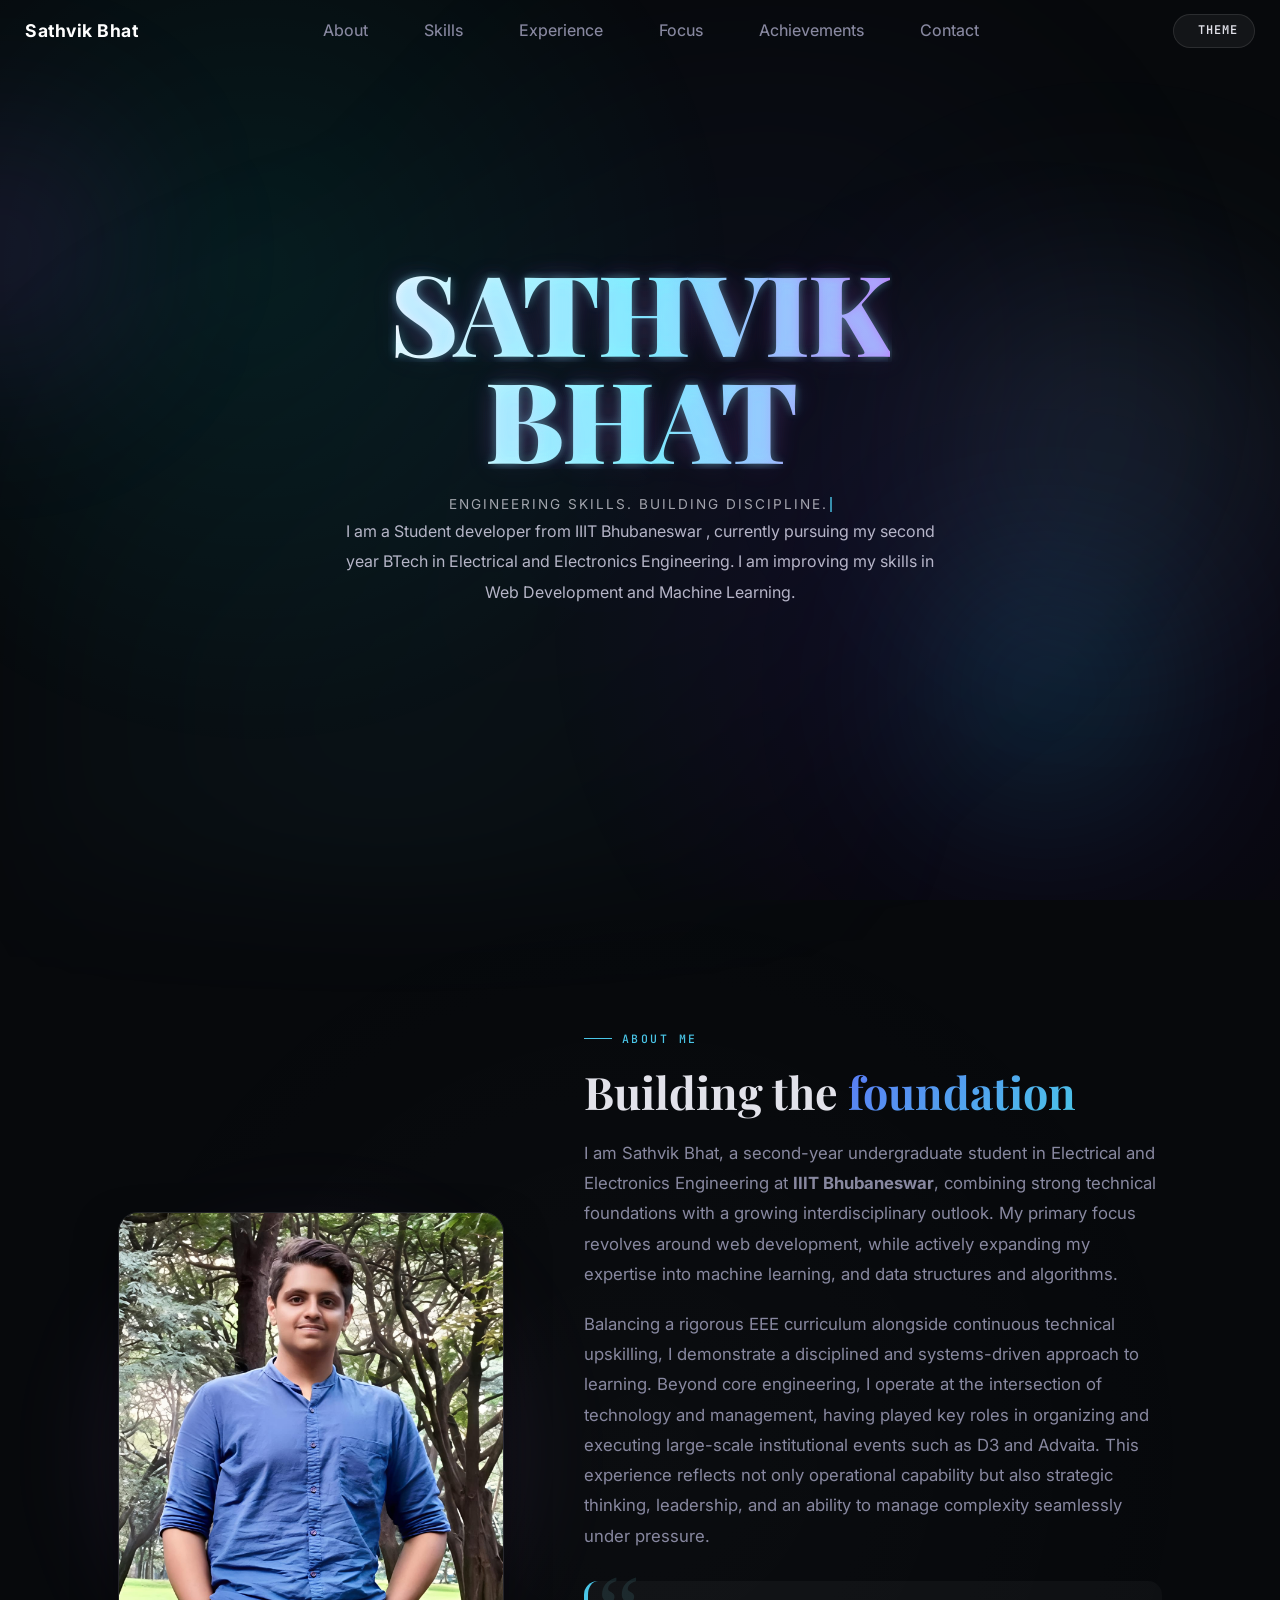
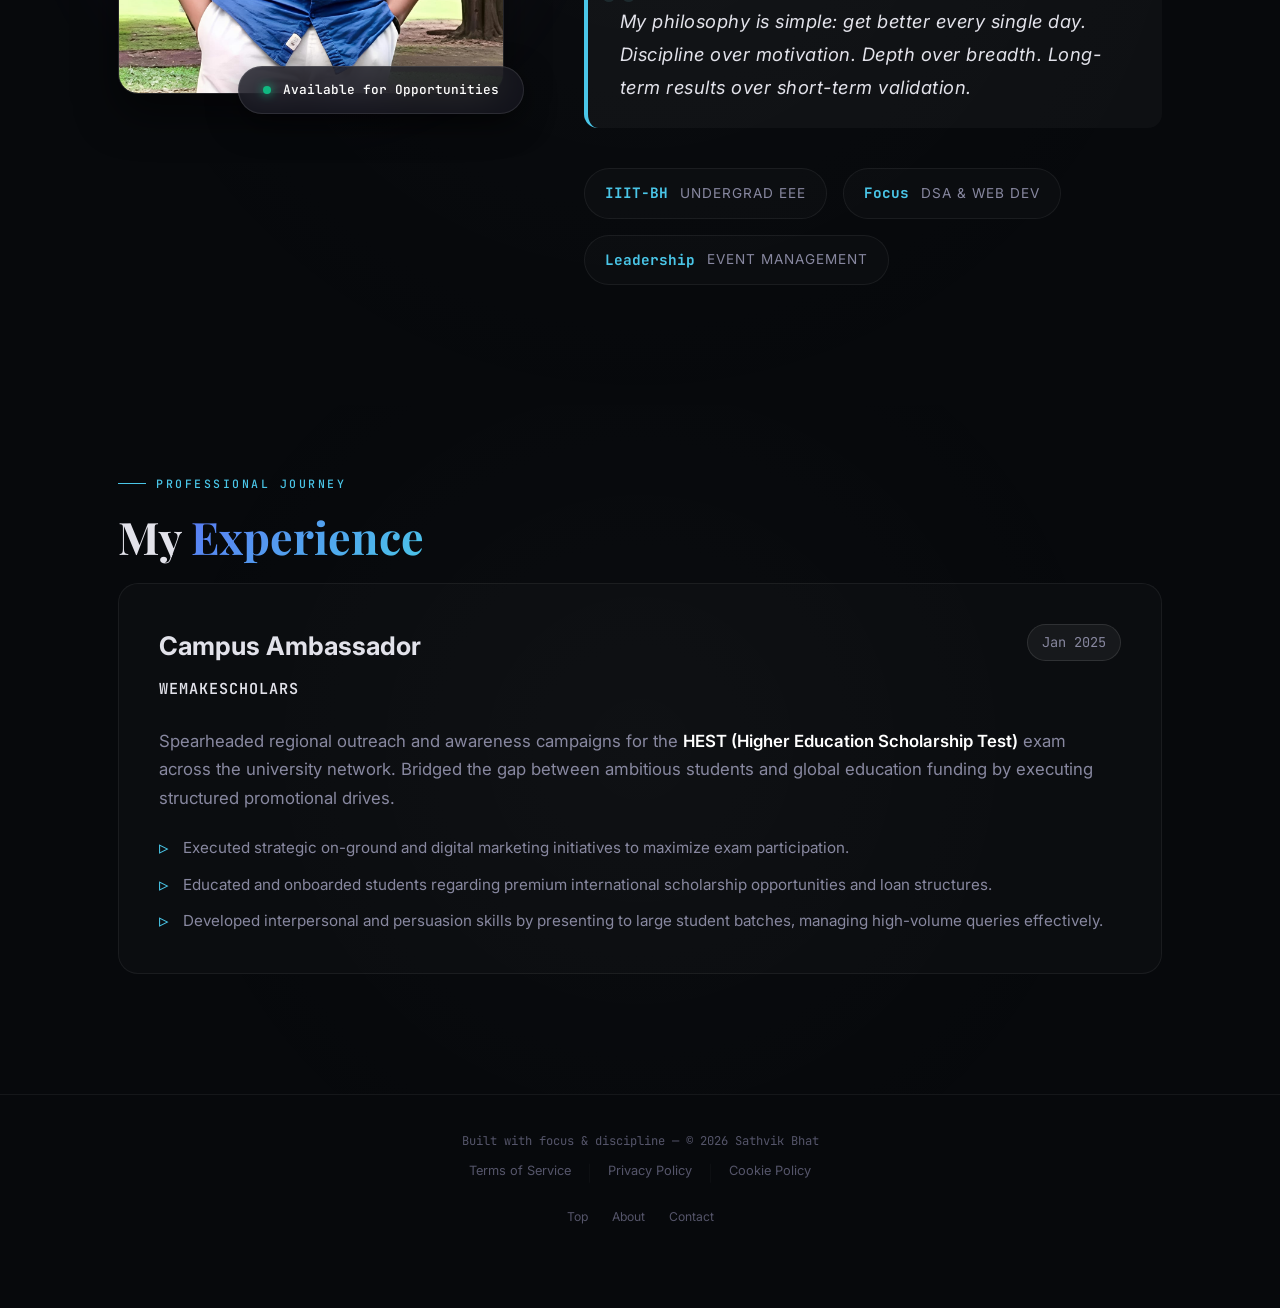
<file: index.html>
<!DOCTYPE html>
<html lang="en">

<head>
  <meta charset="UTF-8" />
  <meta name="viewport" content="width=device-width, initial-scale=1.0" />
  <title>Sathvik Bhat — Developer & Builder</title>
  <meta name="description"
    content="Student developer focused on DSA, web development, and cybersecurity. Building skills, discipline, and future value." />
  <meta name="keywords" content="developer, portfolio, student, DSA, web development, Machine Learning" />
  <meta name="author" content="Sathvik Bhat" />

  <!-- Google Fonts -->
  <link rel="preconnect" href="https://fonts.googleapis.com" />
  <link rel="preconnect" href="https://fonts.gstatic.com" crossorigin />
  <link
    href="https://fonts.googleapis.com/css2?family=Playfair+Display:wght@700;800;900&family=Inter:wght@300;400;450;500;600;700;800&family=JetBrains+Mono:wght@400;500&display=swap"
    rel="stylesheet" />

  <!-- Stylesheet -->
  <link rel="stylesheet" href="style.css" />
</head>

<body>

  <!-- ================================
       HERO SECTION
       ================================ -->
  <section class="hero" id="hero">
    <div class="hero-light"></div>
    <div class="hero-inner">
      <div class="hero-content">
        <h1 class="hero-name">
          <span class="name-line" data-text="SATHVIK">SATHVIK</span>
          <span class="name-line" data-text="BHAT">BHAT</span>
        </h1>


        <p class="hero-tagline">
          <span id="hero-tagline-text"></span><span class="cursor"></span>
        </p>

        <p class="hero-description">
          I am a Student developer from IIIT Bhubaneswar ,
          currently pursuing my second year BTech in Electrical and Electronics Engineering.
          I am improving my skills in Web Development and Machine Learning.
        </p>


      </div>

  </section>

  <!-- Global Floating Pill Navbar -->
  <nav class="navbar" id="navbar">
    <div class="nav-pill" id="nav-links">
      <div class="name-navbar" id="name-navbar">
        <h3><a href="#hero">Sathvik Bhat</a></h3>
      </div>
      <div class="page-navbar">
        <a href="#about">About</a>
        <a href="skills-projects.html">Skills</a>
        <a href="#experience">Experience</a>
        <a href="focus.html">Focus</a>
        <a href="achievements.html">Achievements</a>
        <a href="contact.html">Contact</a>
      </div>
      <div class="theme-toggle" id="theme-toggle-btn" title="Toggle Theme">
        <i class="ph ph-sun" id="theme-icon"></i>
      </div>
    </div>
  </nav>

  <!-- ================================
       ABOUT SECTION
       ================================ -->
  <section class="section" id="about">
    <div class="container">
      <div class="about-grid">
        <!-- Floating Image on Left -->
        <div class="about-image-wrapper reveal">
          <div class="image-glow"></div>
          <img src="About-Image.jpeg" alt="Sathvik Bhat" class="about-image" />
          <div class="about-glass-badge">
            <span class="badge-dot"></span> Available for Opportunities
          </div>
        </div>

        <!-- Content on Right -->
        <div class="about-text-wrapper reveal reveal-delay-2">
          <span class="section-label">About Me</span>
          <h2 class="section-title">Building the <span class="gradient-text">foundation</span></h2>
          <div class="about-paras">
            <p>
              I am <span class="highlight">Sathvik Bhat</span>, a second-year undergraduate student in Electrical and Electronics Engineering at <strong>IIIT Bhubaneswar</strong>, combining strong technical foundations with a growing interdisciplinary outlook. My primary focus revolves around web development, while actively expanding my expertise into machine learning, and data structures and algorithms.
            </p>
            <p>
              Balancing a rigorous EEE curriculum alongside continuous technical upskilling, I demonstrate a disciplined and systems-driven approach to learning. Beyond core engineering, I operate at the intersection of technology and management, having played key roles in organizing and executing large-scale institutional events such as D3 and Advaita. This experience reflects not only operational capability but also strategic thinking, leadership, and an ability to manage complexity seamlessly under pressure.
            </p>
            <div class="about-quote">
              <span class="quote-icon">“</span>
              <p>My philosophy is simple: <span class="highlight">get better every single day</span>. Discipline over motivation. Depth over breadth. Long-term results over short-term validation.</p>
            </div>
          </div>

          <div class="about-stats-mini">
            <div class="stat-pill">
               <span class="stat-num">IIIT-BH</span>
               <span class="stat-text">Undergrad EEE</span>
            </div>
            <div class="stat-pill">
               <span class="stat-num">Focus</span>
               <span class="stat-text">DSA & Web Dev</span>
            </div>
            <div class="stat-pill">
               <span class="stat-num">Leadership</span>
               <span class="stat-text">Event Management</span>
            </div>
          </div>
        </div>
      </div>
    </div>
  </section>









  <!-- ================================
       EXPERIENCE SECTION
       ================================ -->
  <section class="section" id="experience" style="padding-top: 60px;">
    <div class="container">
      <span class="section-label reveal">Professional Journey</span>
      <h2 class="section-title reveal">My <span class="gradient-text">Experience</span></h2>

      <a href="https://www.wemakescholars.com/" target="_blank" rel="noopener noreferrer" class="experience-card reveal reveal-delay-1">
        <div class="exp-glow"></div>
        <div class="exp-header">
          <div class="exp-role">
            <h3>Campus Ambassador</h3>
            <span class="exp-company">WeMakeScholars</span>
          </div>
          <div class="exp-duration">Jan 2025</div>
        </div>
        <div class="exp-body">
          <p>
            Spearheaded regional outreach and awareness campaigns for the <strong style="color: #fff; font-weight: 600;">HEST (Higher Education Scholarship Test)</strong> exam across the university network. Bridged the gap between ambitious students and global education funding by executing structured promotional drives.
          </p>
          <ul class="exp-bullets">
            <li>Executed strategic on-ground and digital marketing initiatives to maximize exam participation.</li>
            <li>Educated and onboarded students regarding premium international scholarship opportunities and loan structures.</li>
            <li>Developed interpersonal and persuasion skills by presenting to large student batches, managing high-volume queries effectively.</li>
          </ul>
        </div>
      </a>
    </div>
  </section>

  <!-- ================================
       FOOTER
       ================================ -->
  <footer class="footer">
    <div class="container">
      <p style="margin-bottom: 8px;">Built with focus &amp; discipline — &copy; 2026 Sathvik Bhat</p>
      <div class="footer-policy-links" style="display: flex; justify-content: center; gap: 16px; margin-bottom: 20px;">
        <a href="#" style="color: var(--text-muted); font-size: 0.8rem; text-decoration: none; transition: color 0.3s ease;" onmouseover="this.style.color='var(--accent-cyan)'" onmouseout="this.style.color='var(--text-muted)'">Terms of Service</a>
        <span style="color: var(--border-glass); opacity: 0.5;">|</span>
        <a href="#" style="color: var(--text-muted); font-size: 0.8rem; text-decoration: none; transition: color 0.3s ease;" onmouseover="this.style.color='var(--accent-cyan)'" onmouseout="this.style.color='var(--text-muted)'">Privacy Policy</a>
        <span style="color: var(--border-glass); opacity: 0.5;">|</span>
        <a href="#" style="color: var(--text-muted); font-size: 0.8rem; text-decoration: none; transition: color 0.3s ease;" onmouseover="this.style.color='var(--accent-cyan)'" onmouseout="this.style.color='var(--text-muted)'">Cookie Policy</a>
      </div>
      <div class="footer-links">
        <a href="#hero">Top</a>
        <a href="#about">About</a>
        <a href="contact.html">Contact</a>
      </div>
    </div>
  </footer>

  <!-- JavaScript -->
  <script src="script.js"></script>
</body>

</html>
</file>
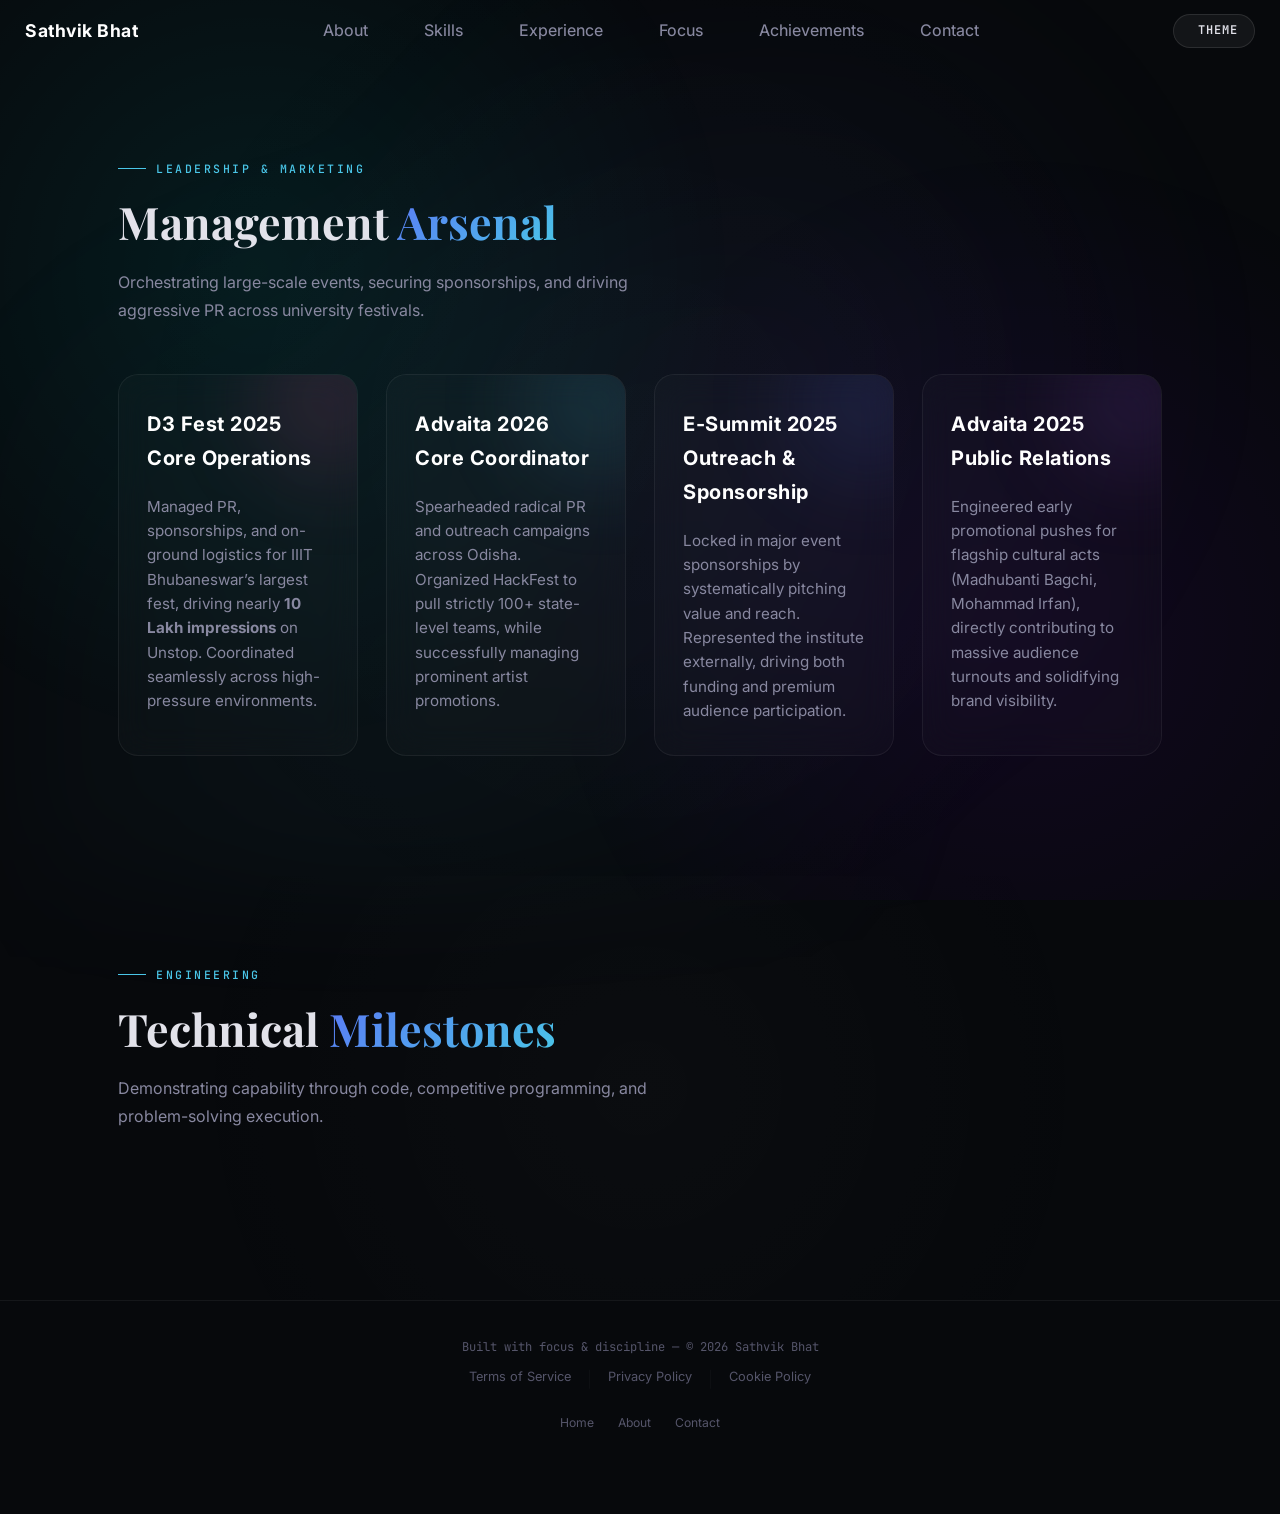
<file: achievements.html>
<!DOCTYPE html>
<html lang="en">

<head>
  <meta charset="UTF-8" />
  <meta name="viewport" content="width=device-width, initial-scale=1.0" />
  <title>Achievements - Sathvik Bhat</title>
  <meta name="description"
    content="Achievements and milestones of Sathvik Bhat." />
  <meta name="author" content="Sathvik Bhat" />

  <!-- Google Fonts -->
  <link rel="preconnect" href="https://fonts.googleapis.com" />
  <link rel="preconnect" href="https://fonts.gstatic.com" crossorigin />
  <link
    href="https://fonts.googleapis.com/css2?family=Playfair+Display:wght@700;800;900&family=Inter:wght@300;400;450;500;600;700;800&family=JetBrains+Mono:wght@400;500&display=swap"
    rel="stylesheet" />

  <!-- Stylesheet -->
  <link rel="stylesheet" href="style.css" />
</head>

<body>

  <!-- Floating pill navbar -->
  <nav class="navbar" id="navbar">
    <div class="nav-pill" id="nav-links">
      <div class="name-navbar" id="name-navbar">
        <h3><a href="index.html">Sathvik Bhat</a></h3>
      </div>
      <div class="page-navbar">
        <a href="index.html#about">About</a>
        <a href="skills-projects.html">Skills</a>
        <a href="index.html#experience">Experience</a>
        <a href="focus.html">Focus</a>
        <a href="achievements.html">Achievements</a>
        <a href="contact.html">Contact</a>
      </div>
      <div class="theme-toggle" id="theme-toggle-btn" title="Toggle Theme">
        <i class="ph ph-sun" id="theme-icon"></i>
      </div>
    </div>
  </nav>

  <!-- ================================
       MANAGEMENT ACHIEVEMENTS
       ================================ -->
  <section class="section" id="management-achievements" style="padding-top: 150px;">
    <div class="container">
      <span class="section-label reveal">Leadership & Marketing</span>
      <h2 class="section-title reveal">Management <span class="gradient-text">Arsenal</span></h2>
      <p class="section-subtitle reveal" style="margin-bottom: 50px;">
        Orchestrating large-scale events, securing sponsorships, and driving aggressive PR across university festivals.
      </p>

      <div class="skills-box-grid">
        <!-- D3 Fest -->
        <div class="skill-box reveal reveal-delay-1">
          <div class="box-glow pink"></div>
          <div class="box-content">
            <h3 class="box-title">D3 Fest 2025 Core Operations</h3>
            <p style="color: var(--text-secondary); line-height: 1.6; font-size: 0.95rem; margin-top: 14px;">
              Managed PR, sponsorships, and on-ground logistics for IIIT Bhubaneswar’s largest fest, driving nearly <strong>10 Lakh impressions</strong> on Unstop. Coordinated seamlessly across high-pressure environments.
            </p>
          </div>
        </div>

        <!-- Advaita 26 -->
        <div class="skill-box reveal reveal-delay-2">
          <div class="box-glow cyan"></div>
          <div class="box-content">
            <h3 class="box-title">Advaita 2026 Core Coordinator</h3>
            <p style="color: var(--text-secondary); line-height: 1.6; font-size: 0.95rem; margin-top: 14px;">
              Spearheaded radical PR and outreach campaigns across Odisha. Organized HackFest to pull strictly 100+ state-level teams, while successfully managing prominent artist promotions.
            </p>
          </div>
        </div>

        <!-- E-Summit -->
        <div class="skill-box reveal reveal-delay-3">
          <div class="box-glow blue"></div>
          <div class="box-content">
            <h3 class="box-title">E-Summit 2025 Outreach & Sponsorship</h3>
            <p style="color: var(--text-secondary); line-height: 1.6; font-size: 0.95rem; margin-top: 14px;">
              Locked in major event sponsorships by systematically pitching value and reach. Represented the institute externally, driving both funding and premium audience participation.
            </p>
          </div>
        </div>

        <!-- Advaita 25 -->
        <div class="skill-box reveal reveal-delay-4">
          <div class="box-glow purple"></div>
          <div class="box-content">
            <h3 class="box-title">Advaita 2025 Public Relations</h3>
            <p style="color: var(--text-secondary); line-height: 1.6; font-size: 0.95rem; margin-top: 14px;">
              Engineered early promotional pushes for flagship cultural acts (Madhubanti Bagchi, Mohammad Irfan), directly contributing to massive audience turnouts and solidifying brand visibility.
            </p>
          </div>
        </div>
      </div>
    </div>
  </section>

  <!-- ================================
       TECHNICAL ACHIEVEMENTS
       ================================ -->
  <section class="section" id="tech-achievements" style="padding-bottom: 120px; padding-top: 80px;">
    <div class="container">
      <span class="section-label reveal">Engineering</span>
      <h2 class="section-title reveal">Technical <span class="gradient-text">Milestones</span></h2>
      <p class="section-subtitle reveal" style="margin-bottom: 50px;">
        Demonstrating capability through code, competitive programming, and problem-solving execution.
      </p>

      <div class="skills-box-grid">
        <!-- Tech achievements will be added here -->
      </div>
    </div>
  </section>

  <!-- ================================
       FOOTER
       ================================ -->
  <footer class="footer">
    <div class="container">
      <p style="margin-bottom: 8px;">Built with focus &amp; discipline — &copy; 2026 Sathvik Bhat</p>
      <div class="footer-policy-links" style="display: flex; justify-content: center; gap: 16px; margin-bottom: 20px;">
        <a href="#" style="color: var(--text-muted); font-size: 0.8rem; text-decoration: none; transition: color 0.3s ease;" onmouseover="this.style.color='var(--accent-cyan)'" onmouseout="this.style.color='var(--text-muted)'">Terms of Service</a>
        <span style="color: var(--border-glass); opacity: 0.5;">|</span>
        <a href="#" style="color: var(--text-muted); font-size: 0.8rem; text-decoration: none; transition: color 0.3s ease;" onmouseover="this.style.color='var(--accent-cyan)'" onmouseout="this.style.color='var(--text-muted)'">Privacy Policy</a>
        <span style="color: var(--border-glass); opacity: 0.5;">|</span>
        <a href="#" style="color: var(--text-muted); font-size: 0.8rem; text-decoration: none; transition: color 0.3s ease;" onmouseover="this.style.color='var(--accent-cyan)'" onmouseout="this.style.color='var(--text-muted)'">Cookie Policy</a>
      </div>
      <div class="footer-links">
        <a href="index.html#hero">Home</a>
        <a href="index.html#about">About</a>
        <a href="index.html#contact">Contact</a>
      </div>
    </div>
  </footer>

  <!-- JavaScript -->
  <script src="script.js"></script>
</body>

</html>
</file>
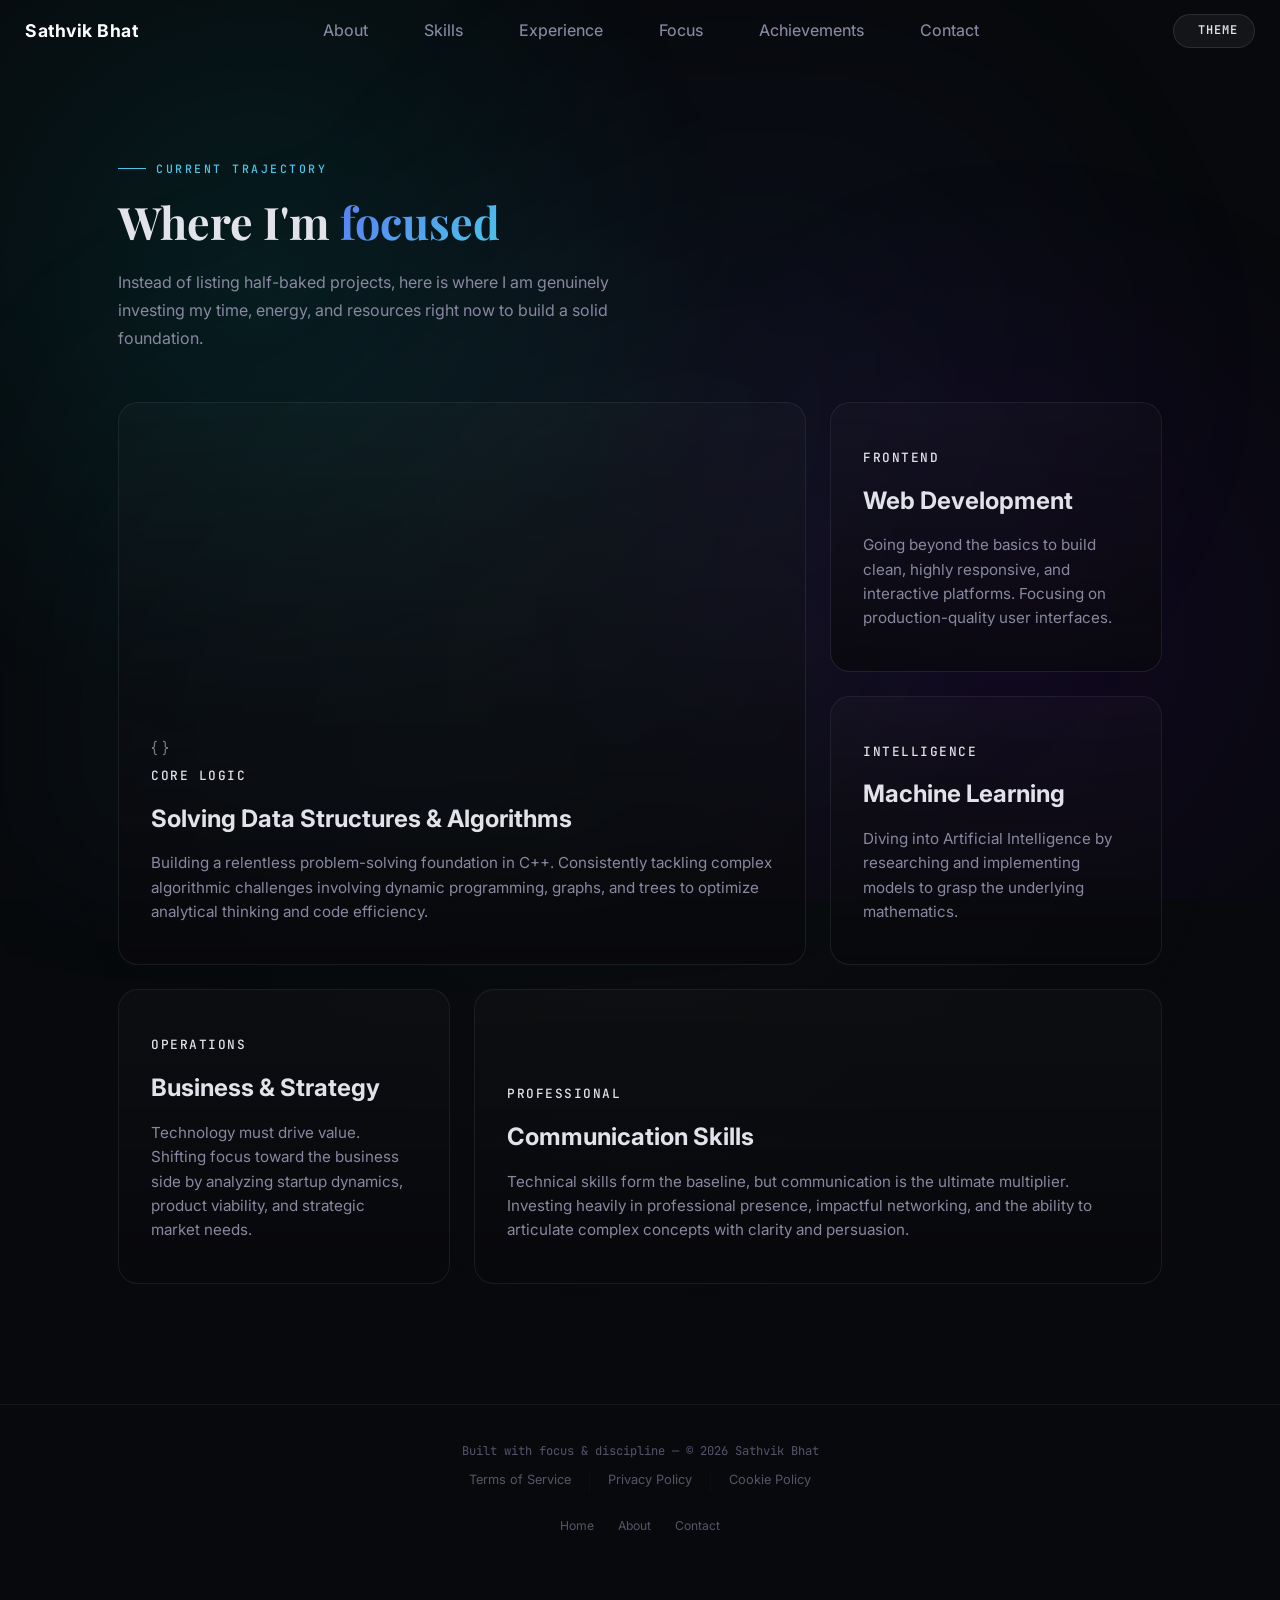
<file: focus.html>
<!DOCTYPE html>
<html lang="en">

<head>
  <meta charset="UTF-8" />
  <meta name="viewport" content="width=device-width, initial-scale=1.0" />
  <title>Focus - Sathvik Bhat</title>
  <meta name="description"
    content="Current focus areas and growth trajectory of Sathvik Bhat." />
  <meta name="author" content="Sathvik Bhat" />

  <!-- Google Fonts -->
  <link rel="preconnect" href="https://fonts.googleapis.com" />
  <link rel="preconnect" href="https://fonts.gstatic.com" crossorigin />
  <link
    href="https://fonts.googleapis.com/css2?family=Playfair+Display:wght@700;800;900&family=Inter:wght@300;400;450;500;600;700;800&family=JetBrains+Mono:wght@400;500&display=swap"
    rel="stylesheet" />

  <!-- Stylesheet -->
  <link rel="stylesheet" href="style.css" />
</head>

<body>

  <!-- Floating pill navbar -->
  <nav class="navbar" id="navbar">
    <div class="nav-pill" id="nav-links">
      <div class="name-navbar" id="name-navbar">
        <h3><a href="index.html">Sathvik Bhat</a></h3>
      </div>
      <div class="page-navbar">
        <a href="index.html#about">About</a>
        <a href="skills-projects.html">Skills</a>
        <a href="index.html#experience">Experience</a>
        <a href="focus.html">Focus</a>
        <a href="achievements.html">Achievements</a>
        <a href="contact.html">Contact</a>
      </div>
      <div class="theme-toggle" id="theme-toggle-btn" title="Toggle Theme">
        <i class="ph ph-sun" id="theme-icon"></i>
      </div>
    </div>
  </nav>

  <!-- ================================
       CURRENT FOCUS
       ================================ -->
  <section class="section" id="focus" style="padding-top: 150px; min-height: 80vh; padding-bottom: 120px;">
    <div class="container">
      <span class="section-label reveal">Current Trajectory</span>
      <h2 class="section-title reveal">Where I'm <span class="gradient-text">focused</span></h2>
      <p class="section-subtitle reveal" style="margin-bottom: 50px;">
        Instead of listing half-baked projects, here is where I am genuinely investing my time, energy, and resources right now to build a solid foundation.
      </p>

      <div class="bento-grid">
        
        <!-- Core DSA (Bento wide box) -->
        <div class="bento-box bento-core reveal">
          <div class="bento-code-icon">{ }</div>
          <div class="bento-content">
            <span class="bento-label">Core Logic</span>
            <h3>Solving Data Structures & Algorithms</h3>
            <p>
              Building a relentless problem-solving foundation in C++. Consistently tackling complex algorithmic challenges involving dynamic programming, graphs, and trees to optimize analytical thinking and code efficiency.
            </p>
          </div>
        </div>

        <!-- Web Dev -->
        <div class="bento-box bento-web reveal reveal-delay-1">
          <div class="bento-content">
            <span class="bento-label">Frontend</span>
            <h3>Web Development</h3>
            <p>
              Going beyond the basics to build clean, highly responsive, and interactive platforms. Focusing on production-quality user interfaces.
            </p>
          </div>
        </div>

        <!-- Machine Learning -->
        <div class="bento-box bento-ml purple-tint reveal reveal-delay-2">
          <div class="bento-content">
            <span class="bento-label">Intelligence</span>
            <h3>Machine Learning</h3>
            <p>
              Diving into Artificial Intelligence by researching and implementing models to grasp the underlying mathematics.
            </p>
          </div>
        </div>

        <!-- Business -->
        <div class="bento-box bento-biz pink-tint reveal reveal-delay-3">
          <div class="bento-content">
            <span class="bento-label">Operations</span>
            <h3>Business & Strategy</h3>
            <p>
              Technology must drive value. Shifting focus toward the business side by analyzing startup dynamics, product viability, and strategic market needs.
            </p>
          </div>
        </div>

        <!-- Communication (Bento wide bottom) -->
        <div class="bento-box bento-comm reveal reveal-delay-4">
          <div class="bento-content">
            <span class="bento-label">Professional</span>
            <h3>Communication Skills</h3>
            <p>
              Technical skills form the baseline, but communication is the ultimate multiplier. Investing heavily in professional presence, impactful networking, and the ability to articulate complex concepts with clarity and persuasion.
            </p>
          </div>
        </div>

      </div>
    </div>
  </section>

  <!-- ================================
       FOOTER
       ================================ -->
  <footer class="footer">
    <div class="container">
      <p style="margin-bottom: 8px;">Built with focus &amp; discipline — &copy; 2026 Sathvik Bhat</p>
      <div class="footer-policy-links" style="display: flex; justify-content: center; gap: 16px; margin-bottom: 20px;">
        <a href="#" style="color: var(--text-muted); font-size: 0.8rem; text-decoration: none; transition: color 0.3s ease;" onmouseover="this.style.color='var(--accent-cyan)'" onmouseout="this.style.color='var(--text-muted)'">Terms of Service</a>
        <span style="color: var(--border-glass); opacity: 0.5;">|</span>
        <a href="#" style="color: var(--text-muted); font-size: 0.8rem; text-decoration: none; transition: color 0.3s ease;" onmouseover="this.style.color='var(--accent-cyan)'" onmouseout="this.style.color='var(--text-muted)'">Privacy Policy</a>
        <span style="color: var(--border-glass); opacity: 0.5;">|</span>
        <a href="#" style="color: var(--text-muted); font-size: 0.8rem; text-decoration: none; transition: color 0.3s ease;" onmouseover="this.style.color='var(--accent-cyan)'" onmouseout="this.style.color='var(--text-muted)'">Cookie Policy</a>
      </div>
      <div class="footer-links">
        <a href="index.html#hero">Home</a>
        <a href="index.html#about">About</a>
        <a href="index.html#contact">Contact</a>
      </div>
    </div>
  </footer>

  <!-- JavaScript -->
  <script src="script.js"></script>
</body>

</html>
</file>
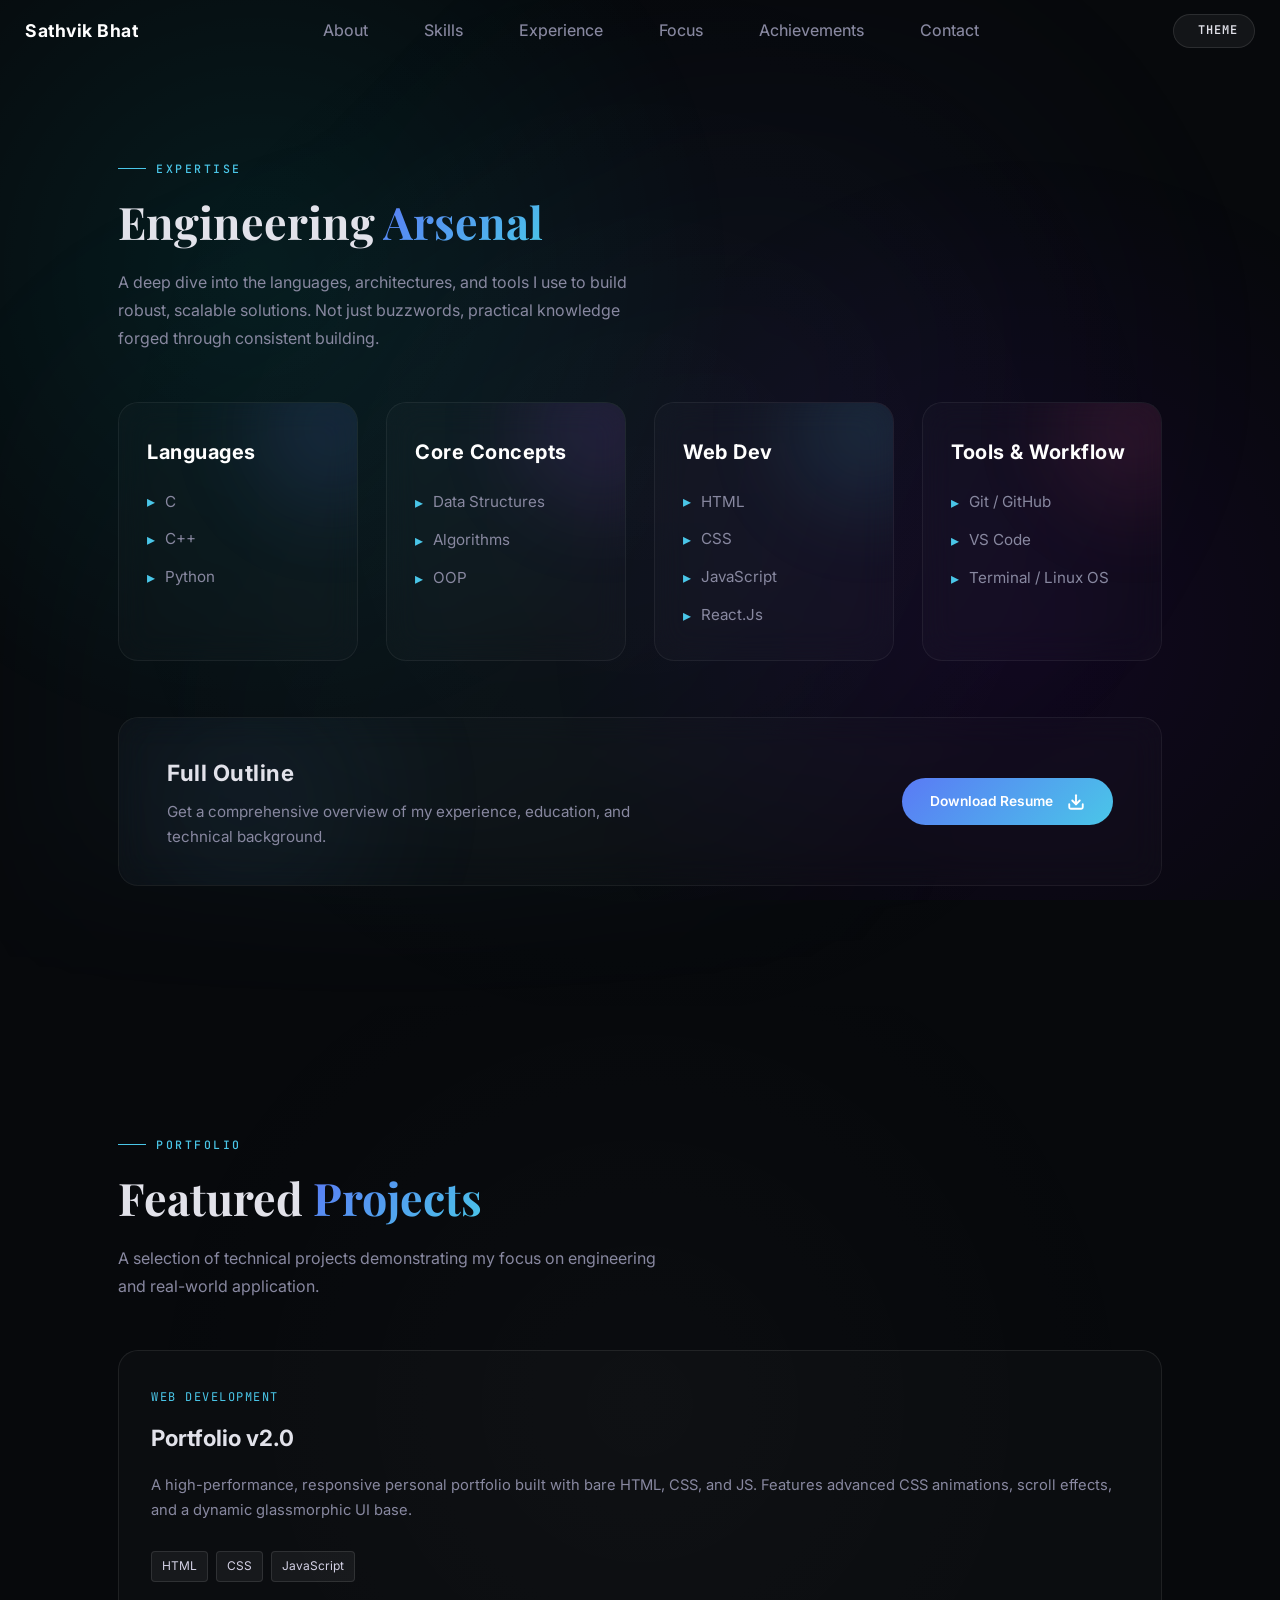
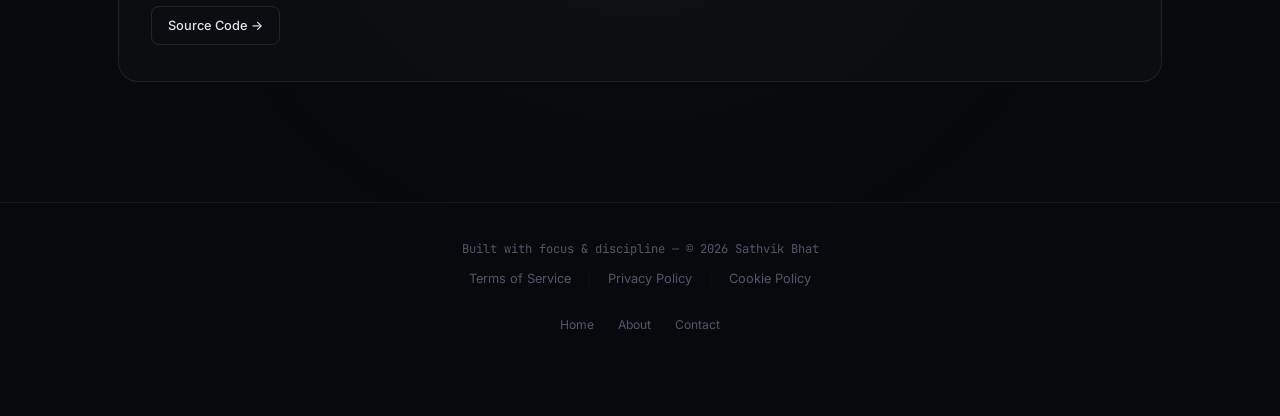
<file: skills-projects.html>
<!DOCTYPE html>
<html lang="en">

<head>
  <meta charset="UTF-8" />
  <meta name="viewport" content="width=device-width, initial-scale=1.0" />
  <title>Skills & Projects - Sathvik Bhat</title>
  <meta name="description"
    content="Skills and Projects of Sathvik Bhat. Deep dive into technical toolkit and built projects." />
  <meta name="keywords" content="skills, projects, developer, portfolio, DSA, web development" />
  <meta name="author" content="Sathvik Bhat" />

  <!-- Google Fonts -->
  <link rel="preconnect" href="https://fonts.googleapis.com" />
  <link rel="preconnect" href="https://fonts.gstatic.com" crossorigin />
  <link
    href="https://fonts.googleapis.com/css2?family=Playfair+Display:wght@700;800;900&family=Inter:wght@300;400;450;500;600;700;800&family=JetBrains+Mono:wght@400;500&display=swap"
    rel="stylesheet" />

  <!-- Stylesheet -->
  <link rel="stylesheet" href="style.css" />
</head>

<body>

  <!-- Floating pill navbar -->
  <nav class="navbar" id="navbar">
    <div class="nav-pill" id="nav-links">
      <div class="name-navbar" id="name-navbar">
        <h3><a href="index.html">Sathvik Bhat</a></h3>
      </div>
      <div class="page-navbar">
        <a href="index.html#about">About</a>
        <a href="#skills">Skills</a>
        <a href="index.html#experience">Experience</a>
        <a href="focus.html">Focus</a>
        <a href="achievements.html">Achievements</a>
        <a href="contact.html">Contact</a>
      </div>
      <div class="theme-toggle" id="theme-toggle-btn" title="Toggle Theme">
        <i class="ph ph-sun" id="theme-icon"></i>
      </div>
    </div>
  </nav>

  <!-- ================================
       SKILLS SECTION
       ================================ -->
  <section class="section" id="skills" style="padding-top: 150px; min-height: 80vh;">
    <div class="container">
      <span class="section-label reveal">Expertise</span>
      <h2 class="section-title reveal">Engineering <span class="gradient-text">Arsenal</span></h2>
      <p class="section-subtitle reveal" style="margin-bottom: 50px;">
        A deep dive into the languages, architectures, and tools I use to build robust, scalable solutions. Not just
        buzzwords, practical knowledge forged through consistent building.
      </p>

      <div class="skills-box-grid">
        <div class="skill-box reveal reveal-delay-1">
          <div class="box-glow blue"></div>
          <div class="box-content">
            <h3 class="box-title">Languages</h3>
            <ul class="box-list">
              <li>C</li>
              <li>C++</li>
              <li>Python</li>
            </ul>
          </div>
        </div>
        <div class="skill-box reveal reveal-delay-2">
          <div class="box-glow purple"></div>
          <div class="box-content">
            <h3 class="box-title">Core Concepts</h3>
            <ul class="box-list">
              <li>Data Structures</li>
              <li>Algorithms</li>
              <li>OOP</li>
            </ul>
          </div>
        </div>
        <div class="skill-box reveal reveal-delay-3">
          <div class="box-glow cyan"></div>
          <div class="box-content">
            <h3 class="box-title">Web Dev</h3>
            <ul class="box-list">
              <li>HTML</li>
              <li>CSS</li>
              <li>JavaScript</li>
              <li>React.Js</li>
            </ul>
          </div>
        </div>
        <div class="skill-box reveal reveal-delay-4">
          <div class="box-glow pink"></div>
          <div class="box-content">
            <h3 class="box-title">Tools & Workflow</h3>
            <ul class="box-list">
              <li>Git / GitHub</li>
              <li>VS Code</li>
              <li>Terminal / Linux OS</li>
            </ul>
          </div>
        </div>
      </div>

      <!-- Resume Download Area -->
      <div class="resume-banner reveal reveal-delay-2">
        <div class="resume-banner-glow"></div>
        <div class="resume-content">
          <h3>Full Outline</h3>
          <p>Get a comprehensive overview of my experience, education, and technical background.</p>
        </div>
        <a href="resume.pdf" target="_blank" class="btn-primary resume-btn" download>
          Download Resume
          <svg width="18" height="18" viewBox="0 0 24 24" fill="none" stroke="currentColor" stroke-width="2.5" stroke-linecap="round" stroke-linejoin="round" style="margin-left: 6px;">
            <path d="M21 15v4a2 2 0 0 1-2 2H5a2 2 0 0 1-2-2v-4"></path>
            <polyline points="7 10 12 15 17 10"></polyline>
            <line x1="12" y1="15" x2="12" y2="3"></line>
          </svg>
        </a>
      </div>

    </div>
  </section>

  <!-- ================================
       PROJECTS SECTION
       ================================ -->
  <section class="section" id="projects" style="padding-bottom: 120px;">
    <div class="container">
      <span class="section-label reveal">Portfolio</span>
      <h2 class="section-title reveal">Featured <span class="gradient-text">Projects</span></h2>
      <p class="section-subtitle reveal" style="margin-bottom: 50px;">
        A selection of technical projects demonstrating my focus on engineering and real-world application.
      </p>

      <div class="projects-grid">
        <!-- Project 1 -->
        <div class="project-card reveal reveal-delay-1">
          <div class="project-content">
            <span class="project-tag">Web Development</span>
            <h3 class="project-title">Portfolio v2.0</h3>
            <p class="project-description">
              A high-performance, responsive personal portfolio built with bare HTML, CSS, and JS. Features advanced CSS
              animations, scroll effects, and a dynamic glassmorphic UI base.
            </p>
            <div class="project-tech">
              <span>HTML</span><span>CSS</span><span>JavaScript</span>
            </div>
            <div class="project-links">
              <a href="https://github.com/sathvik08bhat/sathvik-bhat-portfolio" target="_blank"
                rel="noopener noreferrer" class="btn-secondary"
                style="padding: 8px 16px; font-size: 0.8rem; border-radius: 8px;">Source Code &rarr;</a>
            </div>
          </div>
        </div>
      </div>
    </div>
  </section>

  <!-- ================================
       FOOTER
       ================================ -->
  <footer class="footer">
    <div class="container">
      <p style="margin-bottom: 8px;">Built with focus &amp; discipline — &copy; 2026 Sathvik Bhat</p>
      <div class="footer-policy-links" style="display: flex; justify-content: center; gap: 16px; margin-bottom: 20px;">
        <a href="#" style="color: var(--text-muted); font-size: 0.8rem; text-decoration: none; transition: color 0.3s ease;" onmouseover="this.style.color='var(--accent-cyan)'" onmouseout="this.style.color='var(--text-muted)'">Terms of Service</a>
        <span style="color: var(--border-glass); opacity: 0.5;">|</span>
        <a href="#" style="color: var(--text-muted); font-size: 0.8rem; text-decoration: none; transition: color 0.3s ease;" onmouseover="this.style.color='var(--accent-cyan)'" onmouseout="this.style.color='var(--text-muted)'">Privacy Policy</a>
        <span style="color: var(--border-glass); opacity: 0.5;">|</span>
        <a href="#" style="color: var(--text-muted); font-size: 0.8rem; text-decoration: none; transition: color 0.3s ease;" onmouseover="this.style.color='var(--accent-cyan)'" onmouseout="this.style.color='var(--text-muted)'">Cookie Policy</a>
      </div>
      <div class="footer-links">
        <a href="index.html#hero">Home</a>
        <a href="index.html#about">About</a>
        <a href="index.html#contact">Contact</a>
      </div>
    </div>
  </footer>

  <!-- JavaScript -->
  <script src="script.js"></script>
</body>

</html>
</file>
<file: style.css>
/* ==============================
   DESIGN TOKENS & RESET
   ============================== */

:root {
  /* Darker color palette */
  --bg-primary: #191223;
  --bg-secondary: #2b2049;
  --bg-card: rgba(255, 255, 255, 0.02);
  --bg-glass: rgba(255, 255, 255, 0.035);
  --border-glass: rgba(255, 255, 255, 0.06);
  --border-hover: rgba(255, 255, 255, 0.12);

  --text-primary: #e2e2ea;
  --text-secondary: #8888a0;
  --text-muted: #55556a;

  --accent-blue: #5a7af5;
  --accent-cyan: #4ac6e8;
  --accent-gradient: linear-gradient(135deg, #5a7af5 0%, #4ac6e8 100%);

  /* Typography */
  --font-display: 'Playfair Display', Georgia, serif;
  --font-primary: 'Inter', -apple-system, BlinkMacSystemFont, sans-serif;
  --font-mono: 'JetBrains Mono', 'Fira Code', monospace;

  /* Spacing */
  --section-padding: 120px 0;
  --container-width: 1100px;
  --container-padding: 0 28px;

  /* Transitions */
  --transition-fast: 0.2s ease;
  --transition-smooth: 0.3s ease;

  /* Borders */
  --radius-sm: 8px;
  --radius-md: 14px;
  --radius-lg: 20px;
  --radius-pill: 50px;
}

/* Reset */
*,
*::before,
*::after {
  margin: 0;
  padding: 0;
  box-sizing: border-box;
}

html {
  scroll-behavior: smooth;
  font-size: 16px;
  -webkit-font-smoothing: antialiased;
  -moz-osx-font-smoothing: grayscale;
}

/* ==============================
   GLOBAL BACKGROUND SYSTEM
   ============================== */

body {
  font-family: var(--font-primary);
  background: rgb(7, 9, 12);
  background-attachment: fixed;
  color: var(--text-primary);
  line-height: 1.7;
  overflow-x: hidden;
  position: relative;
}

/* MAIN AMBIENT LAYER */
body::before {
  content: "";
  position: fixed;
  inset: 0;
  z-index: -2;

  background:
    radial-gradient(circle at 20% 30%, rgba(0, 255, 255, 0.08), transparent 40%),
    radial-gradient(circle at 80% 70%, rgba(140, 0, 255, 0.08), transparent 40%);

  animation: globalFloat 10s ease-in-out infinite alternate;
}

/* EXTRA DEPTH LAYER */
body::after {
  content: "";
  position: fixed;
  inset: 0;
  z-index: -3;

  background:
    radial-gradient(circle at 60% 40%, rgba(90, 122, 245, 0.06), transparent 50%),
    radial-gradient(circle at 30% 80%, rgba(74, 198, 232, 0.05), transparent 50%);

  filter: blur(60px);
}

/* ANIMATION */
@keyframes globalFloat {
  from {
    transform: translateY(0px) scale(1);
  }

  to {
    transform: translateY(-60px) scale(1.05);
  }
}

@media (max-width: 768px) {
  body {
    padding-bottom: 60px;
    /* same height as the bar */
  }
}

a {
  text-decoration: none;
  color: inherit;
}

ul,
ol {
  list-style: none;
}

img {
  max-width: 100%;
  display: block;
}

button {
  cursor: pointer;
  border: none;
  background: none;
  font-family: inherit;
}

/* ==============================
   UTILITY CLASSES
   ============================== */

.container {
  max-width: var(--container-width);
  margin: 0 auto;
  padding: var(--container-padding);
}

.section {
  padding: var(--section-padding);
  position: relative;
}

.section-label {
  display: inline-flex;
  align-items: center;
  gap: 10px;
  font-family: var(--font-mono);
  font-size: 0.72rem;
  letter-spacing: 2.5px;
  text-transform: uppercase;
  color: var(--accent-cyan);
  margin-bottom: 18px;
  font-weight: 500;
}

.section-label::before {
  content: '';
  width: 28px;
  height: 1px;
  background: var(--accent-cyan);
}

.section-title {
  font-family: var(--font-display);
  font-size: clamp(1.8rem, 4vw, 2.8rem);
  font-weight: 700;
  color: var(--text-primary);
  margin-bottom: 20px;
  line-height: 1.15;
}

.section-subtitle {
  font-size: 1rem;
  color: var(--text-secondary);
  max-width: 540px;
  line-height: 1.75;
}

.gradient-text {
  background: var(--accent-gradient);
  -webkit-background-clip: text;
  -webkit-text-fill-color: transparent;
  background-clip: text;
}

/* ==============================
   HERO SECTION
   ============================== */

.hero {
  min-height: 100vh;
  display: flex;
  align-items: center;
  position: relative;
  overflow: hidden;
  background: transparent;
}

.hero-inner {
  position: relative;
  z-index: 2;

  display: flex;
  flex-direction: column;

  justify-content: center;
  /* vertical center */
  align-items: center;
  /* horizontal center */

  text-align: center;
  /* center text */

  width: 100%;
  max-width: 1300px;
  margin: 0 auto;
  padding: 0 24px;
  min-height: 100vh;
}

.hero-content {
  max-width: 800px;
  padding: 0;
  margin: 0 auto;

  display: flex;
  flex-direction: column;
  align-items: center;
}

@keyframes fadeInUp {
  from {
    opacity: 0;
    transform: translateY(24px);
  }

  to {
    opacity: 1;
    transform: translateY(0);
  }
}

.section::before {
  content: "";
  position: absolute;
  inset: 0;
  z-index: -1;
  background: radial-gradient(circle at 50% 50%, rgba(255, 255, 255, 0.02), transparent 70%);
  pointer-events: none;
}

.hero-name {
  margin-bottom: 24px;
}

.name-line {
  display: block;
  font-family: var(--font-display);
  font-size: clamp(3.5rem, 10vw, 7rem);
  font-weight: 900;
  line-height: 0.9;
  color: #fff;
  position: relative;
  letter-spacing: -2px;
  text-shadow:
    0 0 10px rgba(125, 249, 255, 0.15),
    0 0 30px rgba(192, 132, 252, 0.1);

  background: linear-gradient(90deg, #ffffff, #7df9ff, #c084fc);
  -webkit-background-clip: text;
  background-clip: text;
  -webkit-text-fill-color: transparent;

  animation: glowShift 4s linear infinite;
}

@keyframes glowShift {
  0% {
    filter: drop-shadow(0 0 10px rgba(125, 249, 255, 0.2));
  }

  100% {
    filter: drop-shadow(0 0 25px rgba(192, 132, 252, 0.4));
  }
}

.name-line::before,
.name-line::after {
  content: attr(data-text);
  position: absolute;
  left: 0;
  top: 0;
  width: 100%;
  overflow: hidden;
}

.name-line::before {
  color: rgba(0, 255, 255, 0.5);
  transform: translateX(-2px);
  animation: glitch 2s infinite;
}

.name-line::after {
  color: rgba(255, 0, 255, 0.5);
  transform: translateX(2px);
  animation: glitch 2s infinite reverse;
}

@keyframes glitch {
  0% {
    clip-path: inset(0 0 80% 0);
  }

  20% {
    clip-path: inset(10% 0 60% 0);
  }

  40% {
    clip-path: inset(40% 0 30% 0);
  }

  60% {
    clip-path: inset(20% 0 50% 0);
  }

  80% {
    clip-path: inset(60% 0 10% 0);
  }

  100% {
    clip-path: inset(0 0 80% 0);
  }
}

.name-line:first-child {
  margin-bottom: 6px;
}



.hero-tagline {
  font-size: 0.85rem;
  opacity: 0.7;
  letter-spacing: 2px;
  text-transform: uppercase;
}

.hero-tagline .cursor {
  display: inline-block;
  width: 2px;
  height: 1.1em;
  background: var(--accent-cyan);
  margin-left: 2px;
  vertical-align: text-bottom;
  animation: blink 0.8s step-end infinite;
}

@keyframes blink {

  0%,
  100% {
    opacity: 1;
  }

  50% {
    opacity: 0;
  }
}

.hero-description {
  font-size: 1rem;
  color: #d4d2e6;
  line-height: 1.9;
  margin-bottom: 32px;
  max-width: 460px;
  opacity: 0.85;
  text-align: center;
  max-width: 600px;
}

.hero::after {
  content: "";
  position: absolute;
  width: 300px;
  height: 300px;
  background: radial-gradient(circle, rgba(0, 255, 255, 0.15), transparent);
  top: 60%;
  left: 70%;
  filter: blur(80px);
  z-index: 0;
}

.hero-light {
  position: absolute;
  top: 50%;
  right: -10%;
  transform: translateY(-50%);
  width: 600px;
  height: 600px;
  background: radial-gradient(circle, rgba(125, 249, 255, 0.15), transparent 60%);
  filter: blur(100px);
  z-index: 0;
  animation: floatLight 6s ease-in-out infinite alternate;
}

@keyframes floatLight {
  from {
    transform: translateY(-50%) translateX(0px);
  }

  to {
    transform: translateY(-55%) translateX(-40px);
  }
}

.hero-glow {
  position: absolute;
  width: 400px;
  height: 400px;
  background: radial-gradient(circle, rgba(168, 85, 247, 0.18), transparent 60%);
  pointer-events: none;
  transform: translate(-50%, -50%);
  filter: blur(80px);
  z-index: 0;
}

/* ==============================
   NAVBAR — Floating Pill
   ============================== */

/* ── Base navbar ── */
.navbar {
  position: fixed;
  top: 0;
  left: 50%;
  transform: translateX(-50%);
  width: 100%;
  max-width: 100%;
  z-index: 9999; /* Higher z-index for visibility */
  background: transparent;
  backdrop-filter: blur(0px);
  -webkit-backdrop-filter: blur(0px);
  border: 1px solid transparent;
  border-radius: 0px;
  padding: 0;
  transition: all 0.5s cubic-bezier(0.2, 0.8, 0.2, 1);
}

.nav-pill {
  display: flex;
  align-items: center;
  justify-content: space-between;
  gap: 64px; /* Space between name and the other options */
  width: 100%;
  padding: 8px 24px;
}

.page-navbar {
  display: flex;
  gap: 24px; /* Keep other options equally spaced */
}

.nav-pill a {
  font-size: 1rem;
  padding: 8px 16px;
  border-radius: 12px;
  transition: var(--transition-smooth);
  font-weight: 450;
  color: var(--text-secondary);
  white-space: nowrap;
}

.nav-pill a:hover {
  color: var(--text-primary);
  background: rgba(125, 249, 255, 0.1); /* Soft cyan background */
  text-shadow: 0 0 8px rgba(125, 249, 255, 0.4);
}

.nav-pill .name-navbar a {
  color: #fff;
  font-weight: 700;
  font-size: 1.1rem;
  letter-spacing: 0.5px;
  padding: 8px 0; /* Remove side padding to keep it flush left if needed, or leave it */
}

.nav-pill .name-navbar a:hover {
  background: transparent;
  color: var(--accent-cyan);
}

/* ── Scrolled state (desktop) ── */
.navbar.scrolled {
  position: fixed;
  top: 15px; /* Pushed slightly more from top */
  left: 50%;
  transform: translateX(-50%);
  width: max-content;
  max-width: 95%;
  display: flex;
  align-items: center;
  justify-content: center;
  padding: 0;
  background: rgba(14, 14, 24, 0.7);
  backdrop-filter: blur(25px);
  -webkit-backdrop-filter: blur(25px);
  border: 1px solid rgba(255, 255, 255, 0.08);
  border-radius: 40px;
  box-shadow: 0 10px 40px rgba(0, 0, 0, 0.5);
  z-index: 9999;
  overflow: hidden;
}

.navbar.scrolled .nav-pill {
  gap: 24px; /* More compact gap when scrolled */
  padding: 8px 20px;
  width: auto;
}

.navbar.scrolled .nav-pill a {
  font-size: 0.85rem;
  padding: 6px 12px;
}

/* ── Mobile toggle (hidden by default) ── */
.nav-toggle {
  display: none;
}

/* ── Mobile bottom bar ── */
@media (max-width: 768px) {

  /* Both normal and scrolled: floating pill at bottom */
  .navbar,
  .navbar.scrolled {
    position: fixed !important;
    top: auto !important;
    bottom: 20px !important; /* Hovering above the bottom */
    left: 50% !important;
    transform: translateX(-50%) !important;
    width: 92% !important; /* Not full width */
    max-width: 450px !important; /* Cap for larger mobile screens */
    padding: 0 !important;
    border-radius: 50px !important; /* Maximum corner radius */
    background: rgba(14, 14, 24, 0.75) !important; /* More translucent */
    backdrop-filter: blur(20px) !important;
    -webkit-backdrop-filter: blur(20px) !important;
    border: 1px solid rgba(255, 255, 255, 0.1) !important; /* Clean border */
    box-shadow: 0 10px 40px rgba(0, 0, 0, 0.4) !important;
    display: block !important;
    z-index: 99999 !important;
    overflow: hidden !important; /* Ensure children don't bleed out */
  }

  /* Hide name on mobile */
  .name-navbar {
    display: none;
  }

  /* The actual visible bar */
  .nav-pill,
  .navbar.scrolled .nav-pill {
    width: 100% !important;
    justify-content: space-around !important;
    padding: 12px 10px !important;
    gap: 0 !important;
    border: none !important;
    background: transparent !important; /* Managed by parent .navbar */
    box-shadow: none !important;
  }

  /* Links spread evenly */
  .page-navbar,
  .navbar.scrolled .page-navbar {
    display: flex !important;
    flex: 1 !important;
    justify-content: space-around !important;
    align-items: center !important;
    gap: 0 !important;
  }

  /* Shrink link text */
  .page-navbar a,
  .navbar.scrolled .page-navbar a {
    font-size: 0.7rem !important; /* Slightly larger for better readability */
    padding: 6px 4px !important;
    text-align: center !important;
    white-space: nowrap !important;
    border-radius: 8px !important;
  }

  .theme-toggle {
    margin-right: 10px !important;
  }

  /* Prevent content hiding behind bar */
  body {
    padding-bottom: 70px !important;
  }
}

/* ==============================
   BUTTONS
   ============================== */

.btn-primary {
  display: inline-flex;
  align-items: center;
  gap: 8px;
  padding: 12px 28px;
  background: var(--accent-gradient);
  color: #fff;
  font-size: 0.86rem;
  font-weight: 600;
  border-radius: var(--radius-pill);
  transition: var(--transition-smooth);
  border: none;
  cursor: pointer;
}

.btn-primary:hover {
  transform: translateY(-2px);
  box-shadow: 0 6px 24px rgba(90, 122, 245, 0.25);
}

.btn-secondary {
  display: inline-flex;
  align-items: center;
  gap: 8px;
  padding: 12px 28px;
  background: transparent;
  color: var(--text-primary);
  font-size: 0.86rem;
  font-weight: 500;
  border-radius: var(--radius-pill);
  border: 1px solid rgba(255, 255, 255, 0.1);
  transition: var(--transition-smooth);
}

.btn-secondary:hover {
  border-color: rgba(255, 255, 255, 0.2);
  background: rgba(255, 255, 255, 0.03);
  transform: translateY(-2px);
}

/* ==============================
   ABOUT SECTION
   ============================== */

.about-content {
  display: grid;
  grid-template-columns: 1fr 1fr;
  gap: 60px;
  align-items: start;
}

.about-text p {
  color: var(--text-secondary);
  font-size: 0.98rem;
  margin-bottom: 18px;
  line-height: 1.8;
}

.about-text .highlight {
  color: var(--text-primary);
  font-weight: 500;
}

.about-stats {
  display: grid;
  grid-template-columns: 1fr 1fr;
  gap: 16px;
}

.stat-card {
  padding: 26px 22px;
  background: var(--bg-card);
  border: 1px solid var(--border-glass);
  border-radius: var(--radius-md);
  transition: var(--transition-smooth);
}

.stat-card:hover {
  border-color: var(--border-hover);
  background: var(--bg-glass);
  transform: translateY(-3px);
}

.stat-card .stat-label {
  font-size: 0.7rem;
  text-transform: uppercase;
  letter-spacing: 2px;
  color: var(--text-muted);
  margin-bottom: 6px;
  font-family: var(--font-mono);
}

.stat-card .stat-value {
  font-size: 0.95rem;
  color: var(--text-primary);
  font-weight: 600;
}

/* ==============================
   SKILLS SECTION
   ============================== */

.skills-grid {
  display: grid;
  grid-template-columns: repeat(auto-fit, minmax(260px, 1fr));
  gap: 20px;
  margin-top: 44px;
}

.skill-category {
  padding: 28px 24px;
  background: var(--bg-card);
  border: 1px solid var(--border-glass);
  border-radius: var(--radius-lg);
  transition: var(--transition-smooth);
}

.skill-category:hover {
  border-color: var(--border-hover);
  transform: translateY(-3px);
}

.skill-category-header {
  margin-bottom: 16px;
}

.skill-category-header h3 {
  font-size: 1rem;
  font-weight: 600;
  color: var(--text-primary);
}

.skill-tags {
  display: flex;
  flex-wrap: wrap;
  gap: 8px;
}

.skill-tag {
  display: inline-flex;
  align-items: center;
  gap: 6px;
  padding: 6px 14px;
  background: var(--bg-glass);
  border: 1px solid var(--border-glass);
  border-radius: 100px;
  font-size: 0.8rem;
  color: var(--text-secondary);
  transition: var(--transition-fast);
  font-weight: 450;
}

.skill-tag:hover {
  color: var(--text-primary);
  border-color: rgba(255, 255, 255, 0.15);
}

.skill-tag .tag-dot {
  width: 4px;
  height: 4px;
  border-radius: 50%;
  background: var(--accent-cyan);
  opacity: 0.5;
}

/* ==============================
   VALUE / WHY ME SECTION
   ============================== */

.value-grid {
  display: grid;
  grid-template-columns: repeat(auto-fit, minmax(280px, 1fr));
  gap: 20px;
  margin-top: 44px;
}

.value-card {
  padding: 28px 24px;
  background: var(--bg-card);
  border: 1px solid var(--border-glass);
  border-radius: var(--radius-lg);
  transition: var(--transition-smooth);
}

.value-card:hover {
  border-color: var(--border-hover);
  transform: translateY(-3px);
}

.value-card .value-number {
  font-family: var(--font-mono);
  font-size: 0.68rem;
  color: var(--accent-cyan);
  margin-bottom: 14px;
  opacity: 0.5;
}

.value-card h3 {
  font-size: 1.05rem;
  font-weight: 600;
  margin-bottom: 10px;
}

.value-card p {
  font-size: 0.88rem;
  color: var(--text-secondary);
  line-height: 1.7;
}

/* ==============================
   FOCUS SECTION
   ============================== */

.focus-timeline {
  margin-top: 44px;
  position: relative;
  padding-left: 36px;
}

.focus-timeline::before {
  content: '';
  position: absolute;
  top: 0;
  left: 12px;
  width: 1px;
  height: 100%;
  background: linear-gradient(to bottom, var(--accent-cyan), var(--border-glass));
}

.focus-item {
  position: relative;
  margin-bottom: 32px;
  padding: 26px;
  background: var(--bg-card);
  border: 1px solid var(--border-glass);
  border-radius: var(--radius-md);
  transition: var(--transition-smooth);
}

.focus-item:last-child {
  margin-bottom: 0;
}

.focus-item:hover {
  border-color: var(--border-hover);
  transform: translateX(4px);
}

.focus-item::before {
  content: '';
  position: absolute;
  left: -30px;
  top: 30px;
  width: 8px;
  height: 8px;
  border-radius: 50%;
  background: var(--accent-cyan);
  border: 2px solid var(--bg-primary);
}

.focus-item .focus-label {
  font-family: var(--font-mono);
  font-size: 0.68rem;
  text-transform: uppercase;
  letter-spacing: 2px;
  color: var(--accent-cyan);
  margin-bottom: 6px;
}

.focus-item h3 {
  font-size: 1.05rem;
  font-weight: 600;
  margin-bottom: 8px;
}

.focus-item p {
  font-size: 0.88rem;
  color: var(--text-secondary);
  line-height: 1.7;
}

/* ==============================
   VISION SECTION
   ============================== */

.vision-grid {
  display: grid;
  grid-template-columns: repeat(2, 1fr);
  gap: 20px;
  margin-top: 44px;
}

.vision-card {
  padding: 30px 26px;
  background: var(--bg-card);
  border: 1px solid var(--border-glass);
  border-radius: var(--radius-lg);
  transition: var(--transition-smooth);
}

.vision-card:hover {
  border-color: var(--border-hover);
  transform: translateY(-3px);
}

.vision-card h3 {
  font-size: 1.05rem;
  font-weight: 600;
  margin-bottom: 10px;
}

.vision-card p {
  font-size: 0.88rem;
  color: var(--text-secondary);
  line-height: 1.7;
}

/* ==============================
   CONTACT SECTION
   ============================== */

.contact-wrapper {
  display: grid;
  grid-template-columns: 1fr 1fr;
  gap: 56px;
  margin-top: 44px;
}

.contact-info h3 {
  font-size: 1.3rem;
  font-weight: 600;
  margin-bottom: 14px;
}

.contact-info p {
  font-size: 0.92rem;
  color: var(--text-secondary);
  margin-bottom: 28px;
  line-height: 1.8;
}

.contact-links {
  display: flex;
  flex-direction: column;
  gap: 12px;
}

.contact-link {
  display: flex;
  align-items: center;
  gap: 14px;
  padding: 14px 18px;
  background: var(--bg-card);
  border: 1px solid var(--border-glass);
  border-radius: var(--radius-md);
  transition: var(--transition-smooth);
  font-size: 0.88rem;
  color: var(--text-secondary);
}

.contact-link:hover {
  border-color: var(--border-hover);
  color: var(--text-primary);
  transform: translateX(4px);
}

.contact-link .link-icon {
  width: 34px;
  height: 34px;
  display: flex;
  align-items: center;
  justify-content: center;
  background: var(--bg-glass);
  border-radius: var(--radius-sm);
  font-size: 0.95rem;
}

.contact-form {
  display: flex;
  flex-direction: column;
  gap: 14px;
}

.form-group {
  display: flex;
  flex-direction: column;
  gap: 6px;
}

.form-group label {
  font-size: 0.7rem;
  text-transform: uppercase;
  letter-spacing: 2px;
  color: var(--text-muted);
  font-family: var(--font-mono);
}

.form-group input,
.form-group textarea {
  padding: 13px 16px;
  background: var(--bg-card);
  border: 1px solid var(--border-glass);
  border-radius: var(--radius-sm);
  color: var(--text-primary);
  font-family: var(--font-primary);
  font-size: 0.88rem;
  transition: var(--transition-fast);
  outline: none;
}

.form-group input:focus,
.form-group textarea:focus {
  border-color: var(--accent-blue);
  box-shadow: 0 0 0 3px rgba(90, 122, 245, 0.08);
}

.form-group textarea {
  resize: vertical;
  min-height: 110px;
}

.form-submit {
  margin-top: 6px;
}

.form-status {
  font-size: 0.82rem;
  margin-top: 8px;
  padding: 10px 14px;
  border-radius: var(--radius-sm);
  display: none;
}

.form-status.success {
  display: block;
  background: rgba(74, 198, 232, 0.06);
  color: var(--accent-cyan);
  border: 1px solid rgba(74, 198, 232, 0.15);
}

.form-status.error {
  display: block;
  background: rgba(255, 100, 100, 0.06);
  color: #ff6b6b;
  border: 1px solid rgba(255, 100, 100, 0.15);
}

/* ==============================
   FOOTER
   ============================== */

.footer {
  padding: 36px 0 80px;
  border-top: 1px solid var(--border-glass);
  text-align: center;
}

.footer p {
  font-size: 0.76rem;
  color: var(--text-muted);
  font-family: var(--font-mono);
}

.footer .footer-links {
  display: flex;
  justify-content: center;
  gap: 24px;
  margin-top: 10px;
}

.footer .footer-links a {
  font-size: 0.76rem;
  color: var(--text-muted);
  transition: var(--transition-fast);
}

.footer .footer-links a:hover {
  color: var(--text-primary);
}

/* ==============================
   SCROLL ANIMATIONS
   ============================== */

.reveal {
  opacity: 0;
  transform: translateY(24px);
  transition: opacity 0.6s ease, transform 0.6s ease;
}

.reveal.visible {
  opacity: 1;
  transform: translateY(0);
}

.reveal-delay-1 {
  transition-delay: 0.1s;
}

.reveal-delay-2 {
  transition-delay: 0.2s;
}

.reveal-delay-3 {
  transition-delay: 0.3s;
}

.reveal-delay-4 {
  transition-delay: 0.4s;
}

/* ==============================
   RESPONSIVE
   ============================== */

@media (max-width: 1024px) {
  .hero-inner {
    padding: 0 32px;
  }

  .hero-profile-img {
    width: clamp(220px, 28vw, 320px);
  }
}

/* ========================================
   MOBILE HERO — Full-page image + overlay
   ======================================== */

@media (max-width: 900px) {
  :root {
    --section-padding: 80px 0;
  }

  /* --- Hero becomes a full-viewport cinematic layout --- */
  .hero {
    min-height: 100vh;
    min-height: 100dvh;
    display: flex;
    align-items: stretch;
    position: relative;
    overflow: hidden;
  }

  .hero-inner {
    flex-direction: column;
    align-items: stretch;
    justify-content: flex-end;
    text-align: left;
    padding: 0;
    position: relative;
    width: 100%;
    min-height: 100vh;
    min-height: 100dvh;
  }

  /* Image fills the entire hero as background */
  .hero-image-wrapper {
    position: absolute;
    top: 0;
    left: 0;
    width: 100%;
    height: 100%;
    z-index: 1;
    order: unset;
    padding-top: 0;
    animation: none;
  }

  .hero-profile-img {
    width: 100% !important;
    height: 100% !important;
    object-fit: cover;
    object-position: top center;
    display: block;
    filter: brightness(0.85) contrast(1.1) saturate(1.05);
  }

  /* Cinematic gradient overlays on top of image */
  .hero-image-wrapper::before {
    content: '';
    position: absolute;
    inset: 0;
    z-index: 2;
    background:
      linear-gradient(to bottom,
        rgba(14, 14, 24, 0.15) 0%,
        rgba(14, 14, 24, 0.05) 30%,
        rgba(14, 14, 24, 0.3) 55%,
        rgba(14, 14, 24, 0.85) 75%,
        rgba(14, 14, 24, 0.97) 90%,
        #0e0e18 100%);
  }

  .hero-image-wrapper::after {
    content: '';
    position: absolute;
    inset: 0;
    z-index: 3;
    background:
      linear-gradient(135deg,
        rgba(90, 122, 245, 0.08) 0%,
        transparent 50%,
        rgba(74, 198, 232, 0.06) 100%);
    pointer-events: none;
  }

  /* Content overlay — pinned to lower half */
  .hero-content {
    position: relative;
    z-index: 10;
    max-width: 100%;
    flex: none;
    margin-top: auto;
    padding: 0 24px 100px 24px;
    padding-top: 0;
    order: unset;
    animation: mobileHeroFadeIn 1s ease 0.3s both;
  }

  @keyframes mobileHeroFadeIn {
    from {
      opacity: 0;
      transform: translateY(30px);
    }

    to {
      opacity: 1;
      transform: translateY(0);
    }
  }

  /* Name styling on mobile — bold, dramatic, left-aligned */
  .hero-name {
    margin-bottom: 16px;
    position: relative;
  }

  /* Animated accent line before the name */
  .hero-name::before {
    content: '';
    display: block;
    width: 40px;
    height: 3px;
    background: var(--accent-gradient);
    margin-bottom: 16px;
    border-radius: 4px;
    animation: accentSlideIn 0.8s ease 0.6s both;
  }

  @keyframes accentSlideIn {
    from {
      width: 0;
      opacity: 0;
    }

    to {
      width: 40px;
      opacity: 1;
    }
  }

  .name-line {
    font-size: clamp(3rem, 14vw, 4.5rem) !important;
    text-shadow:
      0 2px 20px rgba(0, 0, 0, 0.5),
      0 4px 40px rgba(90, 122, 245, 0.15);
    letter-spacing: -0.5px;
  }

  /* Tagline with glassmorphism treatment on mobile */
  .hero-tagline {
    font-size: 0.95rem;
    color: rgba(255, 255, 255, 0.85);
    margin-bottom: 16px;
    padding: 10px 16px;
    background: rgba(255, 255, 255, 0.06);
    backdrop-filter: blur(12px);
    -webkit-backdrop-filter: blur(12px);
    border: 1px solid rgba(255, 255, 255, 0.08);
    border-radius: 10px;
    display: inline-block;
  }

  /* Description text */
  .hero-description {
    font-size: 0.88rem;
    color: rgba(255, 255, 255, 0.6);
    line-height: 1.75;
    max-width: 100%;
    margin: 0;
  }

  /* --- Navbar adjustments --- */
  .navbar {
    bottom: 20px;
  }

  /* --- Grid collapses --- */
  .about-content {
    grid-template-columns: 1fr;
    gap: 36px;
  }

  .vision-grid {
    grid-template-columns: 1fr;
  }

  .contact-wrapper {
    grid-template-columns: 1fr;
    gap: 36px;
  }

  .skills-grid {
    grid-template-columns: 1fr;
  }
}

/* (Legacy mobile nav overrides removed to prevent conflicts with the new bottom taskbar) */

/* ==============================
   NEW SKILLS BOXES (skills-projects.html)
   ============================== */

.skills-box-grid {
  display: grid;
  grid-template-columns: repeat(auto-fit, minmax(240px, 1fr));
  gap: 28px;
  position: relative;
}

.skill-box {
  position: relative;
  background: var(--bg-card);
  border: 1px solid var(--border-glass);
  border-radius: var(--radius-lg);
  padding: 32px 28px;
  overflow: hidden;
  transition: transform 0.4s cubic-bezier(0.175, 0.885, 0.32, 1.275), box-shadow 0.4s ease;
  backdrop-filter: blur(16px);
  -webkit-backdrop-filter: blur(16px);
  z-index: 1;
}

.skill-box:hover {
  transform: translateY(-8px) scale(1.02);
  border-color: rgba(255, 255, 255, 0.2);
  box-shadow: 0 15px 30px rgba(0, 0, 0, 0.3);
}

.box-glow {
  position: absolute;
  width: 150px;
  height: 150px;
  top: -50px;
  right: -50px;
  border-radius: 50%;
  filter: blur(50px);
  opacity: 0.15;
  z-index: -1;
  transition: var(--transition-smooth);
}

.skill-box:hover .box-glow {
  opacity: 0.4;
  transform: scale(1.2);
}

.box-glow.blue { background: #5a7af5; }
.box-glow.purple { background: #a855f7; }
.box-glow.cyan { background: #4ac6e8; }
.box-glow.pink { background: #ec4899; }

.box-content .box-title {
  font-size: 1.25rem;
  font-weight: 700;
  margin-bottom: 20px;
  color: #fff;
  letter-spacing: 0.5px;
}

.box-list {
  display: flex;
  flex-direction: column;
  gap: 12px;
}

.box-list li {
  font-size: 0.95rem;
  color: var(--text-secondary);
  display: flex;
  align-items: center;
  gap: 10px;
  transition: var(--transition-fast);
}

.skill-box:hover .box-list li {
  color: var(--text-primary);
}

.box-list li::before {
  content: "\25B8"; /* small right triangle */
  color: var(--accent-cyan);
  font-size: 1rem;
  line-height: 1;
}

/* ==============================
   PROJECTS SECTION
   ============================== */

.projects-grid {
  display: grid;
  grid-template-columns: repeat(auto-fit, minmax(320px, 1fr));
  gap: 32px;
}

.project-card {
  background: rgba(255, 255, 255, 0.02);
  border: 1px solid rgba(255, 255, 255, 0.08);
  border-radius: var(--radius-lg);
  display: flex;
  flex-direction: column;
  overflow: hidden;
  position: relative;
  transition: var(--transition-smooth);
}

.project-card::before {
  content: "";
  position: absolute;
  inset: 0;
  background: linear-gradient(180deg, rgba(255,255,255,0.03) 0%, rgba(255,255,255,0) 100%);
  opacity: 0;
  transition: var(--transition-smooth);
}

.project-card:hover {
  transform: translateY(-5px);
  border-color: rgba(255, 255, 255, 0.15);
  box-shadow: 0 20px 40px rgba(0,0,0,0.4);
}

.project-card:hover::before {
  opacity: 1;
}

.project-content {
  padding: 36px 32px;
  display: flex;
  flex-direction: column;
  height: 100%;
  position: relative;
  z-index: 2;
}

.project-tag {
  font-family: var(--font-mono);
  font-size: 0.75rem;
  color: var(--accent-cyan);
  margin-bottom: 12px;
  text-transform: uppercase;
  letter-spacing: 1.5px;
}

.project-title {
  font-size: 1.4rem;
  font-weight: 700;
  color: var(--text-primary);
  margin-bottom: 16px;
}

.project-description {
  font-size: 0.92rem;
  line-height: 1.7;
  color: var(--text-secondary);
  margin-bottom: 28px;
  flex-grow: 1;
}

.project-tech {
  display: flex;
  flex-wrap: wrap;
  gap: 8px;
  margin-bottom: 24px;
}

.project-tech span {
  font-size: 0.75rem;
  padding: 4px 10px;
  background: rgba(255, 255, 255, 0.05);
  border: 1px solid rgba(255, 255, 255, 0.1);
  border-radius: 4px;
  color: #d4d2e6;
}

.project-links {
  display: flex;
  gap: 16px;
}

.project-link {
  font-size: 0.85rem;
  font-weight: 600;
  color: #fff;
  display: inline-flex;
  align-items: center;
  transition: var(--transition-fast);
}

.project-link:hover {
  color: var(--accent-cyan);
}

/* ==============================
   RESUME BANNER
   ============================== */

.resume-banner {
  margin-top: 56px;
  background: var(--bg-card);
  border: 1px solid var(--border-glass);
  border-radius: var(--radius-lg);
  padding: 36px 48px;
  display: flex;
  align-items: center;
  justify-content: space-between;
  gap: 24px;
  backdrop-filter: blur(16px);
  -webkit-backdrop-filter: blur(16px);
  position: relative;
  overflow: hidden;
  transition: var(--transition-smooth);
}

.resume-banner:hover {
  border-color: rgba(255, 255, 255, 0.2);
  transform: translateY(-4px);
  box-shadow: 0 15px 30px rgba(0, 0, 0, 0.3);
}

.resume-banner-glow {
  position: absolute;
  width: 250px;
  height: 250px;
  top: 50%;
  left: 0;
  transform: translateY(-50%);
  background: var(--accent-gradient);
  border-radius: 50%;
  filter: blur(80px);
  opacity: 0.08;
  z-index: -1;
  pointer-events: none;
}

.resume-content h3 {
  font-size: 1.4rem;
  font-weight: 700;
  color: var(--text-primary);
  margin-bottom: 8px;
  letter-spacing: 0.5px;
}

.resume-content p {
  color: var(--text-secondary);
  font-size: 0.95rem;
  margin: 0;
  max-width: 500px;
  line-height: 1.6;
}

.resume-btn {
  white-space: nowrap;
}

@media (max-width: 768px) {
  .resume-banner {
    flex-direction: column;
    text-align: center;
    padding: 36px 24px;
  }
  
  .resume-banner-glow {
    top: 0;
    left: 50%;
    transform: translate(-50%, -50%);
  }
}

/* ==============================
   BENTO GRID (FOCUS PAGE)
   ============================== */

.bento-grid {
  display: grid;
  grid-template-columns: 1fr;
  gap: 24px;
  margin-top: 40px;
}

.bento-box {
  background: var(--bg-card);
  border: 1px solid var(--border-glass);
  border-radius: var(--radius-lg);
  padding: 40px 32px;
  position: relative;
  overflow: hidden;
  transition: var(--transition-smooth);
  display: flex;
  flex-direction: column;
  justify-content: flex-end;
  min-height: 260px;
}

.bento-box:hover {
  transform: translateY(-5px) scale(1.02);
  border-color: rgba(255, 255, 255, 0.2);
  box-shadow: 0 20px 40px rgba(0, 0, 0, 0.4);
}

.bento-box::before {
  content: '';
  position: absolute;
  top: 0; left: 0; right: 0; bottom: 0;
  background: linear-gradient(180deg, rgba(0,0,0,0) 0%, rgba(7,7,11,0.8) 100%);
  z-index: 1;
}

.bento-content {
  position: relative;
  z-index: 2;
}

.bento-label {
  font-family: 'JetBrains Mono', monospace;
  font-size: 0.8rem;
  letter-spacing: 1.5px;
  text-transform: uppercase;
  margin-bottom: 12px;
  display: inline-block;
  font-weight: 500;
}

.bento-box h3 {
  font-size: 1.5rem;
  color: var(--text-primary);
  margin-bottom: 12px;
  font-weight: 700;
}

.bento-box p {
  color: var(--text-secondary);
  line-height: 1.6;
  font-size: 0.95rem;
  margin: 0;
}

/* Desktop Grid Layout */
@media (min-width: 992px) {
  .bento-grid {
    grid-template-columns: repeat(3, 1fr);
    grid-template-rows: repeat(3, minmax(220px, auto));
  }
  
  .bento-core {
    grid-column: 1 / 3;
    grid-row: 1 / 3;
  }
  .bento-web {
    grid-column: 3 / 4;
    grid-row: 1 / 2;
  }
  .bento-ml {
    grid-column: 3 / 4;
    grid-row: 2 / 3;
  }
  .bento-biz {
    grid-column: 1 / 2;
    grid-row: 3 / 4;
  }
  .bento-comm {
    grid-column: 2 / 4;
    grid-row: 3 / 4;
  }
}

/* ==============================
   ABOUT SECTION REDESIGN
   ============================== */

.about-grid {
  display: grid;
  grid-template-columns: 1fr;
  gap: 60px;
  align-items: center;
}

@media (min-width: 992px) {
  .about-grid {
    grid-template-columns: 0.8fr 1.2fr;
    gap: 80px;
  }
}

.about-image-wrapper {
  position: relative;
  z-index: 1;
}

/* Glowing ring behind the image */
.image-glow {
  position: absolute;
  top: 50%;
  left: 50%;
  width: 120%;
  height: 120%;
  background: radial-gradient(circle, rgba(125, 249, 255, 0.15) 0%, rgba(192, 132, 252, 0.1) 40%, rgba(0,0,0,0) 70%);
  transform: translate(-50%, -50%);
  z-index: -1;
  border-radius: 50%;
  filter: blur(40px);
  animation: pulse-glow 6s infinite alternate;
}

@keyframes pulse-glow {
  0% { transform: translate(-50%, -50%) scale(0.9); opacity: 0.7; }
  100% { transform: translate(-50%, -50%) scale(1.1); opacity: 1; }
}

.about-image {
  width: 100%;
  aspect-ratio: 4 / 5;
  object-fit: cover;
  object-position: top;
  border-radius: var(--radius-lg);
  border: 1px solid rgba(255, 255, 255, 0.1);
  box-shadow: 0 20px 40px rgba(0, 0, 0, 0.5);
  transition: transform 0.4s ease, border-color 0.4s ease;
}

.about-image-wrapper:hover .about-image {
  transform: translateY(-10px) scale(1.02);
  border-color: rgba(125, 249, 255, 0.3);
}

.about-glass-badge {
  position: absolute;
  bottom: -20px;
  right: -20px;
  background: rgba(20, 20, 30, 0.8);
  backdrop-filter: blur(20px);
  -webkit-backdrop-filter: blur(20px);
  border: 1px solid rgba(255, 255, 255, 0.1);
  padding: 12px 24px;
  border-radius: 40px;
  display: flex;
  align-items: center;
  gap: 12px;
  font-family: var(--font-mono);
  font-size: 0.8rem;
  font-weight: 500;
  color: #fff;
  box-shadow: 0 10px 30px rgba(0, 0, 0, 0.5);
  transform: translateY(0);
  transition: transform 0.3s ease;
}

.about-image-wrapper:hover .about-glass-badge {
  transform: translateY(-5px);
}

.badge-dot {
  width: 8px;
  height: 8px;
  background: #10b981; /* green */
  border-radius: 50%;
  box-shadow: 0 0 10px #10b981;
}

.about-paras {
  display: flex;
  flex-direction: column;
  gap: 20px;
  margin-bottom: 40px;
}

.about-paras p {
  color: var(--text-secondary);
  line-height: 1.8;
  font-size: 1.05rem;
  margin: 0;
}

.about-quote {
  position: relative;
  background: rgba(255, 255, 255, 0.03);
  padding: 24px 32px;
  border-radius: var(--radius-md);
  border-left: 4px solid var(--accent-cyan);
  margin-top: 10px;
}

.quote-icon {
  position: absolute;
  top: -20px;
  left: 10px;
  font-family: serif;
  font-size: 6rem;
  line-height: 1;
  color: rgba(125, 249, 255, 0.1);
  user-select: none;
}

.about-quote p {
  color: var(--text-primary);
  font-size: 1.15rem;
  font-weight: 400;
  font-style: italic;
  position: relative;
  z-index: 2;
  letter-spacing: 0.5px;
}

.about-stats-mini {
  display: flex;
  flex-wrap: wrap;
  gap: 16px;
}

.stat-pill {
  background: var(--bg-card);
  border: 1px solid var(--border-glass);
  padding: 12px 20px;
  border-radius: 40px;
  display: flex;
  align-items: center;
  gap: 12px;
  transition: var(--transition-fast);
}

.stat-pill:hover {
  border-color: rgba(255, 255, 255, 0.15);
  background: rgba(255, 255, 255, 0.05);
  transform: translateY(-3px);
}

.stat-num {
  font-family: var(--font-mono);
  font-weight: 700;
  color: var(--accent-cyan);
  font-size: 0.9rem;
}

.stat-text {
  font-size: 0.85rem;
  color: var(--text-secondary);
  text-transform: uppercase;
  letter-spacing: 1px;
}

/* ==============================
   EXPERIENCE SECTION (MAIN PAGE)
   ============================== */

.experience-card {
  display: block;
  text-decoration: none;
  background: var(--bg-card);
  border: 1px solid var(--border-glass);
  border-radius: var(--radius-lg);
  padding: 40px;
  position: relative;
  overflow: hidden;
  transition: var(--transition-smooth);
  margin-top: 20px;
}

.experience-card:hover {
  transform: translateY(-5px);
  border-color: rgba(125, 249, 255, 0.3);
  box-shadow: 0 20px 40px rgba(0, 0, 0, 0.4);
}

.exp-glow {
  position: absolute;
  top: 0; left: 0;
  width: 100%; height: 100%;
  background: radial-gradient(circle at top right, rgba(125, 249, 255, 0.08) 0%, rgba(0,0,0,0) 60%);
  pointer-events: none;
  opacity: 0;
  transition: opacity 0.4s ease;
}

.experience-card:hover .exp-glow {
  opacity: 1;
}

.exp-header {
  display: flex;
  justify-content: space-between;
  align-items: flex-start;
  margin-bottom: 24px;
  flex-wrap: wrap;
  gap: 16px;
}

.exp-role h3 {
  font-size: 1.6rem;
  color: var(--text-primary);
  margin: 0 0 8px 0;
  font-weight: 700;
  transition: color 0.3s ease;
}

.experience-card:hover .exp-role h3 {
  color: var(--accent-cyan);
}

.exp-company {
  font-family: var(--font-mono);
  color: var(--accent-purple);
  font-size: 0.95rem;
  letter-spacing: 1px;
  text-transform: uppercase;
  font-weight: 600;
}

.exp-duration {
  background: rgba(255, 255, 255, 0.05);
  border: 1px solid rgba(255, 255, 255, 0.1);
  padding: 6px 14px;
  border-radius: 20px;
  font-size: 0.85rem;
  color: var(--text-secondary);
  font-family: var(--font-mono);
}

.exp-body p {
  color: var(--text-secondary);
  line-height: 1.7;
  font-size: 1.05rem;
  margin-bottom: 24px;
}

.exp-bullets {
  list-style: none;
  padding: 0;
  margin: 0;
  display: flex;
  flex-direction: column;
  gap: 12px;
}

.exp-bullets li {
  position: relative;
  padding-left: 24px;
  color: var(--text-secondary);
  font-size: 0.95rem;
  line-height: 1.6;
}

.exp-bullets li::before {
  content: '▹';
  position: absolute;
  left: 0;
  color: var(--accent-cyan);
  font-size: 1.2rem;
  line-height: 1;
  top: 2px;
}

/* ==============================
   ABOUT SECTION REDESIGN
   ============================== */

.about-grid {
  display: grid;
  grid-template-columns: 1fr;
  gap: 60px;
  align-items: center;
}

@media (min-width: 992px) {
  .about-grid {
    grid-template-columns: 0.8fr 1.2fr;
    gap: 80px;
  }
}

.about-image-wrapper {
  position: relative;
  z-index: 1;
}

/* Glowing ring behind the image */
.image-glow {
  position: absolute;
  top: 50%;
  left: 50%;
  width: 120%;
  height: 120%;
  background: radial-gradient(circle, rgba(125, 249, 255, 0.15) 0%, rgba(192, 132, 252, 0.1) 40%, rgba(0,0,0,0) 70%);
  transform: translate(-50%, -50%);
  z-index: -1;
  border-radius: 50%;
  filter: blur(40px);
  animation: pulse-glow 6s infinite alternate;
}

@keyframes pulse-glow {
  0% { transform: translate(-50%, -50%) scale(0.9); opacity: 0.7; }
  100% { transform: translate(-50%, -50%) scale(1.1); opacity: 1; }
}

.about-image {
  width: 100%;
  aspect-ratio: 4 / 5;
  object-fit: cover;
  object-position: top;
  border-radius: var(--radius-lg);
  border: 1px solid rgba(255, 255, 255, 0.1);
  box-shadow: 0 20px 40px rgba(0, 0, 0, 0.5);
  transition: transform 0.4s ease, border-color 0.4s ease;
}

.about-image-wrapper:hover .about-image {
  transform: translateY(-10px) scale(1.02);
  border-color: rgba(125, 249, 255, 0.3);
}

.about-glass-badge {
  position: absolute;
  bottom: -20px;
  right: -20px;
  background: rgba(20, 20, 30, 0.8);
  backdrop-filter: blur(20px);
  -webkit-backdrop-filter: blur(20px);
  border: 1px solid rgba(255, 255, 255, 0.1);
  padding: 12px 24px;
  border-radius: 40px;
  display: flex;
  align-items: center;
  gap: 12px;
  font-family: var(--font-mono);
  font-size: 0.8rem;
  font-weight: 500;
  color: #fff;
  box-shadow: 0 10px 30px rgba(0, 0, 0, 0.5);
  transform: translateY(0);
  transition: transform 0.3s ease;
}

.about-image-wrapper:hover .about-glass-badge {
  transform: translateY(-5px);
}

.badge-dot {
  width: 8px;
  height: 8px;
  background: #10b981; /* green */
  border-radius: 50%;
  box-shadow: 0 0 10px #10b981;
}

.about-paras {
  display: flex;
  flex-direction: column;
  gap: 20px;
  margin-bottom: 40px;
}

.about-paras p {
  color: var(--text-secondary);
  line-height: 1.8;
  font-size: 1.05rem;
  margin: 0;
}

.about-quote {
  position: relative;
  background: rgba(255, 255, 255, 0.03);
  padding: 24px 32px;
  border-radius: var(--radius-md);
  border-left: 4px solid var(--accent-cyan);
  margin-top: 10px;
}

.quote-icon {
  position: absolute;
  top: -20px;
  left: 10px;
  font-family: serif;
  font-size: 6rem;
  line-height: 1;
  color: rgba(125, 249, 255, 0.1);
  user-select: none;
}

.about-quote p {
  color: var(--text-primary);
  font-size: 1.15rem;
  font-weight: 400;
  font-style: italic;
  position: relative;
  z-index: 2;
  letter-spacing: 0.5px;
}

.about-stats-mini {
  display: flex;
  flex-wrap: wrap;
  gap: 16px;
}

.stat-pill {
  background: var(--bg-card);
  border: 1px solid var(--border-glass);
  padding: 12px 20px;
  border-radius: 40px;
  display: flex;
  align-items: center;
  gap: 12px;
  transition: var(--transition-fast);
}

.stat-pill:hover {
  border-color: rgba(255, 255, 255, 0.15);
  background: rgba(255, 255, 255, 0.05);
  transform: translateY(-3px);
}

.stat-num {
  font-family: var(--font-mono);
  font-weight: 700;
  color: var(--accent-cyan);
  font-size: 0.9rem;
}

.stat-text {
  font-size: 0.85rem;
  color: var(--text-secondary);
  text-transform: uppercase;
  letter-spacing: 1px;
}

/* ==============================
   CRAZY CONTACT PAGE
   ============================== */

.contact-page-wrapper {
  position: relative;
  min-height: 100vh;
  display: flex;
  align-items: center;
  justify-content: center;
  padding-top: 120px;
  padding-bottom: 100px;
  overflow: hidden;
}

/* Cosmic background orbs */
.contact-orb {
  position: absolute;
  border-radius: 50%;
  filter: blur(100px);
  z-index: -2;
  animation: floatOrb 10s infinite ease-in-out alternate;
}

.contact-orb.orb-1 {
  top: 10%;
  left: 10%;
  width: 400px;
  height: 400px;
  background: rgba(125, 249, 255, 0.15);
}

.contact-orb.orb-2 {
  bottom: 0%;
  right: 10%;
  width: 500px;
  height: 500px;
  background: rgba(192, 132, 252, 0.15);
  animation-delay: -5s;
}

@keyframes floatOrb {
  0% { transform: translate(0, 0) scale(1); }
  100% { transform: translate(50px, -50px) scale(1.1); }
}

/* Glass Interface */
.contact-glass-panel {
  background: rgba(15, 15, 25, 0.6);
  backdrop-filter: blur(30px);
  -webkit-backdrop-filter: blur(30px);
  border: 1px solid rgba(255, 255, 255, 0.08);
  border-radius: 30px;
  padding: 60px;
  box-shadow: 0 30px 60px rgba(0, 0, 0, 0.6), inset 0 1px 0 rgba(255, 255, 255, 0.1);
  display: grid;
  grid-template-columns: 1fr 1fr;
  gap: 60px;
  position: relative;
  z-index: 2;
  width: 100%;
}

@media (max-width: 992px) {
  .contact-glass-panel {
    grid-template-columns: 1fr;
    padding: 40px 24px;
    gap: 40px;
  }
}

.contact-crazy-info h2 {
  font-size: 3.5rem;
  margin-bottom: 20px;
  line-height: 1.1;
  color: #fff;
}

.contact-crazy-info h2 span {
  display: block;
}

.contact-crazy-info p {
  color: var(--text-secondary);
  font-size: 1.1rem;
  line-height: 1.7;
  margin-bottom: 40px;
  max-width: 400px;
}

.social-bento {
  display: grid;
  grid-template-columns: 1fr 1fr;
  gap: 16px;
}

.social-card {
  background: rgba(255, 255, 255, 0.03);
  border: 1px solid rgba(255, 255, 255, 0.05);
  padding: 30px 24px;
  border-radius: 20px;
  display: flex;
  flex-direction: column;
  align-items: flex-start;
  gap: 16px;
  text-decoration: none;
  transition: all 0.4s cubic-bezier(0.175, 0.885, 0.32, 1.275);
}

.social-card:hover {
  transform: translateY(-8px);
  background: rgba(255, 255, 255, 0.06);
  border-color: var(--accent-cyan);
  box-shadow: 0 15px 30px rgba(125, 249, 255, 0.1);
}

.social-card.email:hover { border-color: var(--accent-purple); box-shadow: 0 15px 30px rgba(192, 132, 252, 0.1); }

.social-icon {
  font-size: 2.5rem;
  line-height: 1;
}

.social-card span {
  color: #fff;
  font-weight: 600;
  font-family: var(--font-mono);
  font-size: 0.9rem;
}

.crazy-form-group {
  position: relative;
  margin-bottom: 30px;
}

.crazy-input {
  width: 100%;
  background: transparent;
  border: none;
  border-bottom: 2px solid rgba(255, 255, 255, 0.1);
  padding: 16px 0;
  color: #fff;
  font-size: 1.1rem;
  font-family: var(--font-primary);
  outline: none;
  transition: border-color 0.3s ease;
}

.crazy-input:focus {
  border-color: var(--accent-cyan);
}

.crazy-label {
  position: absolute;
  top: 16px;
  left: 0;
  color: var(--text-secondary);
  font-size: 1.1rem;
  pointer-events: none;
  transition: all 0.3s ease;
}

.crazy-input:focus ~ .crazy-label,
.crazy-input:valid ~ .crazy-label {
  top: -12px;
  font-size: 0.8rem;
  color: var(--accent-cyan);
  font-weight: 600;
  letter-spacing: 1px;
  text-transform: uppercase;
}

.crazy-textarea {
  min-height: 100px;
  resize: vertical;
}

.crazy-submit {
  background: var(--accent-cyan);
  color: #000;
  border: none;
  padding: 16px 36px;
  border-radius: 40px;
  font-weight: 700;
  font-size: 1.1rem;
  cursor: pointer;
  display: flex;
  align-items: center;
  gap: 12px;
  transition: all 0.4s cubic-bezier(0.175, 0.885, 0.32, 1.275);
  margin-top: 10px;
}

.crazy-submit:hover {
  background: #fff;
  color: #000;
  transform: scale(1.05);
  box-shadow: 0 10px 20px rgba(125, 249, 255, 0.3);
}

/* ==============================
   LIGHT MODE OVERRIDES
   ============================== */

[data-theme="light"] {
  --bg-primary: #F8F9FA;
  --bg-secondary: #EBECEF;
  --bg-card: rgba(0, 0, 0, 0.03);
  --bg-glass: rgba(0, 0, 0, 0.05);
  --border-glass: rgba(0, 0, 0, 0.1);
  --border-hover: rgba(0, 0, 0, 0.2);

  --text-primary: #1D1D1F;
  --text-secondary: #4A4A58;
  --text-muted: #6E6E80;

  --accent-blue: #0940D3;
  --accent-cyan: #077C9B;
  --accent-purple: #6A1A9A;
  --accent-gradient: linear-gradient(135deg, #0940D3 0%, #077C9B 100%);
}

[data-theme="light"] body {
  background: var(--bg-primary);
  color: var(--text-primary);
}

[data-theme="light"] body::before {
  background:
    radial-gradient(circle at 20% 30%, rgba(7, 124, 155, 0.12), transparent 40%),
    radial-gradient(circle at 80% 70%, rgba(106, 26, 154, 0.12), transparent 40%);
}

[data-theme="light"] body::after {
  background:
    radial-gradient(circle at 60% 40%, rgba(9, 64, 211, 0.08), transparent 50%),
    radial-gradient(circle at 30% 80%, rgba(7, 124, 155, 0.08), transparent 50%);
}

[data-theme="light"] .bento-box::before {
  background: linear-gradient(180deg, rgba(255,255,255,0) 0%, rgba(255,255,255,0.7) 100%);
}

[data-theme="light"] .contact-glass-panel {
  background: rgba(255, 255, 255, 0.85);
  box-shadow: 0 30px 60px rgba(0, 0, 0, 0.08);
  border-color: rgba(0,0,0,0.1);
}

[data-theme="light"] .contact-orb.orb-1 { background: rgba(7, 124, 155, 0.25); }
[data-theme="light"] .contact-orb.orb-2 { background: rgba(106, 26, 154, 0.25); }

[data-theme="light"] .crazy-input {
  color: var(--text-primary);
  border-bottom: 2px solid rgba(0, 0, 0, 0.15);
}

[data-theme="light"] .crazy-input:focus { border-color: var(--accent-cyan); }
[data-theme="light"] .social-card span,
[data-theme="light"] .contact-crazy-info h2 { color: var(--text-primary); }
[data-theme="light"] .bento-code-icon { color: rgba(0,0,0,0.06); }
[data-theme="light"] .about-glass-badge { background: rgba(255,255,255,0.9); border-color: rgba(0,0,0,0.1); color: var(--text-primary); }
[data-theme="light"] .quote-icon { color: rgba(0,0,0,0.05); }

/* Form overrides */
[data-theme="light"] .crazy-submit { background: var(--text-primary); color: #fff; }
[data-theme="light"] .crazy-submit:hover { background: var(--accent-cyan); color: #fff; }
[data-theme="light"] .btn-primary { background: var(--text-primary); color: #fff; }
[data-theme="light"] .btn-primary:hover { background: var(--accent-cyan); color: #fff; }

/* Navbar styling for Light Theme */
[data-theme="light"] .navbar.scrolled {
  background: rgba(255, 255, 255, 0.75);
  border-color: rgba(0, 0, 0, 0.1);
  box-shadow: 0 4px 24px rgba(0, 0, 0, 0.1);
}
[data-theme="light"] .navbar a { color: var(--text-secondary); }
[data-theme="light"] .navbar a:hover { color: var(--accent-cyan); background: rgba(0,0,0,0.04); }
[data-theme="light"] .name-navbar a { color: var(--text-primary) !important; }

/* Mobile navbar overrides */
@media (max-width: 768px) {
  [data-theme="light"] .navbar,
  [data-theme="light"] .navbar.scrolled {
    background: rgba(255, 255, 255, 0.8) !important;
    border: 1px solid rgba(0, 0, 0, 0.1) !important;
    box-shadow: 0 10px 30px rgba(0, 0, 0, 0.1) !important;
  }
  
  [data-theme="light"] .page-navbar a,
  [data-theme="light"] .navbar.scrolled .page-navbar a {
    color: #333 !important;
  }
}

/* Explicit color overrides for text */
[data-theme="light"] h1, [data-theme="light"] h2, [data-theme="light"] h3, [data-theme="light"] h4 { color: var(--text-primary); }
[data-theme="light"] p { color: var(--text-secondary); }
[data-theme="light"] .highlight { color: var(--text-primary); }
[data-theme="light"] .exp-duration { background: rgba(0,0,0,0.05); border-color: rgba(0,0,0,0.1); color: var(--text-secondary); }
[data-theme="light"] .about-quote p { color: var(--text-primary); }

/* ==============================
   THEME TOGGLE BUTTON
   ============================== */

.theme-toggle {
  background: rgba(255, 255, 255, 0.05);
  border: 1px solid rgba(255, 255, 255, 0.1);
  color: var(--text-primary);
  border-radius: 40px;
  padding: 0 16px;
  height: 34px;
  display: flex;
  align-items: center;
  justify-content: center;
  cursor: pointer;
  margin-left: 10px;
  transition: all 0.3s ease;
  flex-shrink: 0;
}

.theme-toggle::after {
  content: "Theme";
  font-family: var(--font-mono);
  font-size: 0.75rem;
  margin-left: 8px;
  font-weight: 600;
  text-transform: uppercase;
  letter-spacing: 1px;
}

.theme-toggle i {
  font-size: 1.1rem;
}

.theme-toggle:hover {
  background: rgba(255, 255, 255, 0.15);
  transform: scale(1.05);
  color: var(--accent-cyan);
}

[data-theme="light"] .theme-toggle {
  background: rgba(0, 0, 0, 0.05);
  border-color: rgba(0, 0, 0, 0.1);
}

[data-theme="light"] .theme-toggle:hover {
  background: rgba(0, 0, 0, 0.1);
  color: var(--accent-blue);
}

@media (max-width: 768px) {
  .theme-toggle::after {
    display: none !important;
  }
  .theme-toggle {
    padding: 0;
    width: 32px;
    margin-left: 4px;
  }
}

/* Specific Component Text Overrides */
[data-theme="light"] h1, 
[data-theme="light"] h2, 
[data-theme="light"] h3, 
[data-theme="light"] h4, 
[data-theme="light"] h5, 
[data-theme="light"] p, 
[data-theme="light"] span:not(.gradient-text):not(.badge-dot):not(.social-icon):not(.link-icon):not(.nav-pill *),
[data-theme="light"] a:not(.btn-primary):not(.crazy-submit):not(.nav-pill a) {
  color: var(--text-primary);
}

[data-theme="light"] .name-line {
  background: linear-gradient(90deg, #1d1d1f, #0940D3, #6A1A9A);
  -webkit-background-clip: text;
  background-clip: text;
  -webkit-text-fill-color: transparent;
  animation: none; /* Disable heavy dark glow */
  filter: drop-shadow(0 4px 10px rgba(0,0,0,0.1));
}

[data-theme="light"] .hero-tagline { color: var(--accent-blue) !important; }
[data-theme="light"] .section-label { color: var(--accent-blue) !important; }
[data-theme="light"] .section-label::before { background: var(--accent-blue) !important; }
[data-theme="light"] .bento-desc { color: var(--text-secondary) !important; }
[data-theme="light"] .exp-company { color: var(--accent-purple) !important; }
[data-theme="light"] .contact-link { color: var(--text-primary); background: rgba(0,0,0,0.03); border-color: rgba(0,0,0,0.1); }
[data-theme="light"] .footer-policy-links a { color: var(--text-secondary) !important; }
[data-theme="light"] .exp-bullets li::before { color: var(--accent-blue) !important; }

/* (Scroll progress styling removed) */

/* ==============================
   MOBILE THEME ICON REFINEMENT
   ============================== */

@media (max-width: 768px) {
  /* Adding a subtle, smaller label for mobile */
  .theme-toggle::after {
    display: inline-block !important;
    content: "MODE" !important;
    font-size: 0.55rem !important; /* Smaller size as requested */
    margin-left: 5px !important;
    opacity: 0.7;
    letter-spacing: 0.5px;
  }
}
</file>
